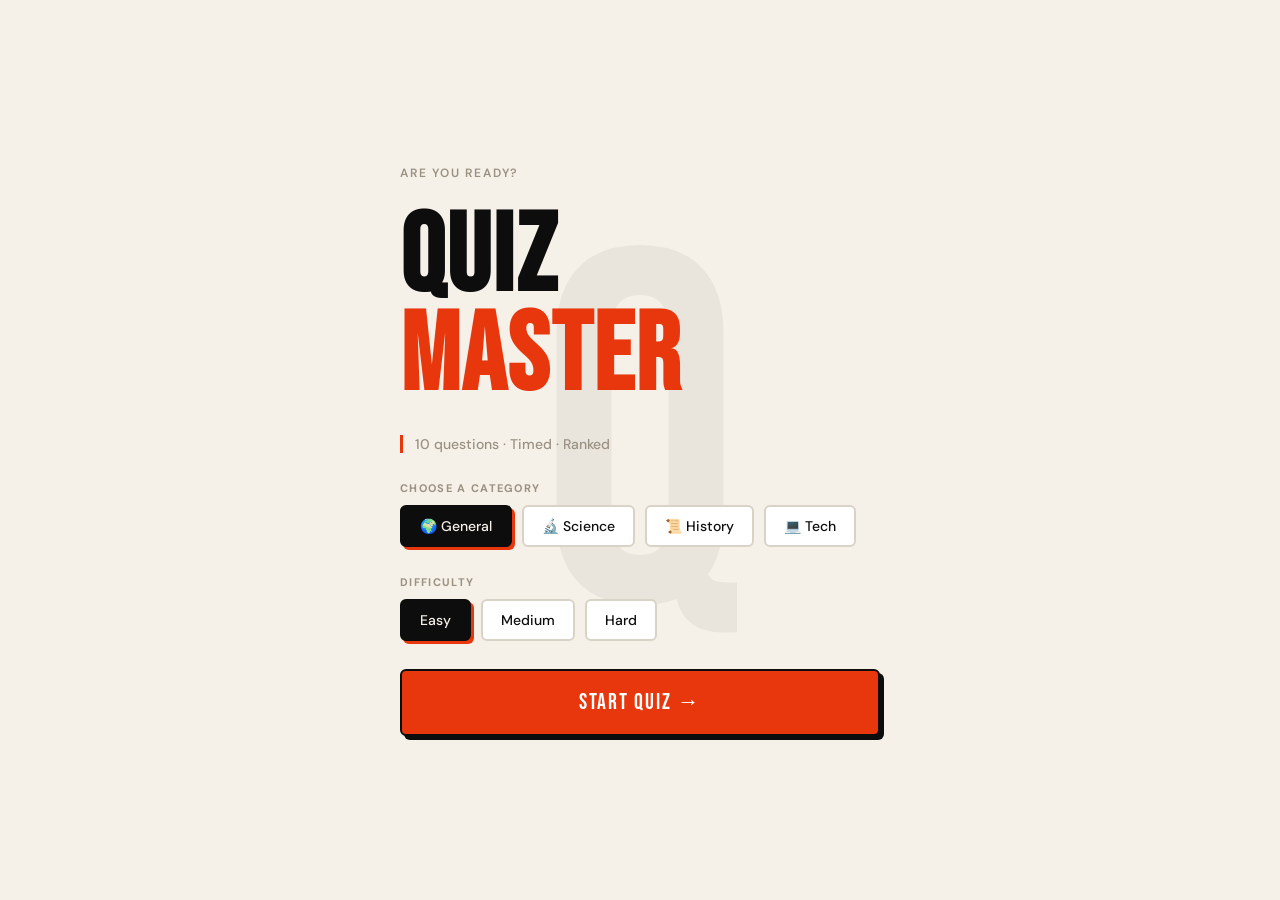
<file: Basic quiz app/index.html>
<!DOCTYPE html>
<html lang="en">
<head>
  <meta charset="UTF-8" />
  <meta name="viewport" content="width=device-width, initial-scale=1.0"/>
  <title>QuizMaster Pro</title>
  <link rel="stylesheet" href="style.css" />
  <link href="https://fonts.googleapis.com/css2?family=Bebas+Neue&family=DM+Sans:wght@300;400;500;600&display=swap" rel="stylesheet"/>
</head>
<body>

  <!-- Welcome Screen -->
  <div id="screen-welcome" class="screen active">
    <div class="welcome-bg">
      <span class="bg-letter">Q</span>
    </div>
    <div class="welcome-content">
      <p class="eyebrow">Are you ready?</p>
      <h1 class="logo">QUIZ<br><span>MASTER</span></h1>
      <p class="subtitle">10 questions · Timed · Ranked</p>

      <div class="category-select">
        <p class="label">Choose a category</p>
        <div class="categories" id="category-list">
          <button class="cat-btn active" data-cat="general">🌍 General</button>
          <button class="cat-btn" data-cat="science">🔬 Science</button>
          <button class="cat-btn" data-cat="history">📜 History</button>
          <button class="cat-btn" data-cat="tech">💻 Tech</button>
        </div>
      </div>

      <div class="difficulty-select">
        <p class="label">Difficulty</p>
        <div class="difficulties" id="difficulty-list">
          <button class="diff-btn active" data-diff="easy">Easy</button>
          <button class="diff-btn" data-diff="medium">Medium</button>
          <button class="diff-btn" data-diff="hard">Hard</button>
        </div>
      </div>

      <button class="btn-start" id="btn-start">Start Quiz →</button>
    </div>
  </div>

  <!--Quiz Screen-->
  <div id="screen-quiz" class="screen">
    <header class="quiz-header">
      <div class="quiz-meta">
        <span id="category-tag" class="tag">General</span>
        <span id="difficulty-tag" class="tag tag-diff">Easy</span>
      </div>
      <div class="timer-wrap">
        <svg class="timer-ring" viewBox="0 0 44 44">
          <circle cx="22" cy="22" r="18" class="ring-bg"/>
          <circle cx="22" cy="22" r="18" class="ring-fill" id="timer-ring"/>
        </svg>
        <span id="timer-text">15</span>
      </div>
      <div class="score-box">
        <span id="live-score">0</span>
        <span class="score-label">pts</span>
      </div>
    </header>

    <div class="progress-bar-wrap">
      <div class="progress-bar" id="progress-bar"></div>
      <span id="q-counter">1 / 10</span>
    </div>

    <main class="quiz-body">
      <div class="question-area">
        <p class="q-number" id="q-number">Question 01</p>
        <h2 class="question-text" id="question-text">Loading question…</h2>
      </div>

      <div class="options-grid" id="options-grid">
        <!-- Options injected by JS -->
      </div>

      <div class="quiz-footer">
        <button class="btn-skip" id="btn-skip">Skip →</button>
        <div class="streak-display" id="streak-display" style="display:none">
          🔥 <span id="streak-count">0</span> streak!
        </div>
      </div>
    </main>
  </div>

  <!--Results Screen-->
  <div id="screen-result" class="screen">
    <div class="result-wrap">
      <div class="result-badge" id="result-badge">🏆</div>
      <p class="result-rank" id="result-rank">Champion</p>
      <h2 class="result-score" id="result-score">0 / 10</h2>
      <p class="result-pts" id="result-pts">0 points earned</p>

      <div class="result-stats">
        <div class="stat">
          <span class="stat-val" id="stat-correct">0</span>
          <span class="stat-lbl">Correct</span>
        </div>
        <div class="stat">
          <span class="stat-val" id="stat-wrong">0</span>
          <span class="stat-lbl">Wrong</span>
        </div>
        <div class="stat">
          <span class="stat-val" id="stat-skipped">0</span>
          <span class="stat-lbl">Skipped</span>
        </div>
        <div class="stat">
          <span class="stat-val" id="stat-streak">0</span>
          <span class="stat-lbl">Best Streak</span>
        </div>
      </div>

      <div class="result-actions">
        <button class="btn-start" id="btn-restart">Play Again</button>
        <button class="btn-review" id="btn-review">Review Answers</button>
        <button class="btn-home" id="btn-home-result">⌂ Back to Home</button>
      </div>
    </div>
  </div>

  <!--Review Screen-->
  <div id="screen-review" class="screen">
    <div class="review-header">
      <button class="btn-back" id="btn-back">← Back to Results</button>
      <h2>Answer Review</h2>
      <button class="btn-home btn-home-review" id="btn-home-review">⌂ Home</button>
    </div>
    <div class="review-list" id="review-list"></div>
  </div>

  <!-- Overlay: Feedback flash -->
  <div class="feedback-overlay" id="feedback-overlay"></div>

  <script src="script.js"></script>
</body>
</html>
</file>
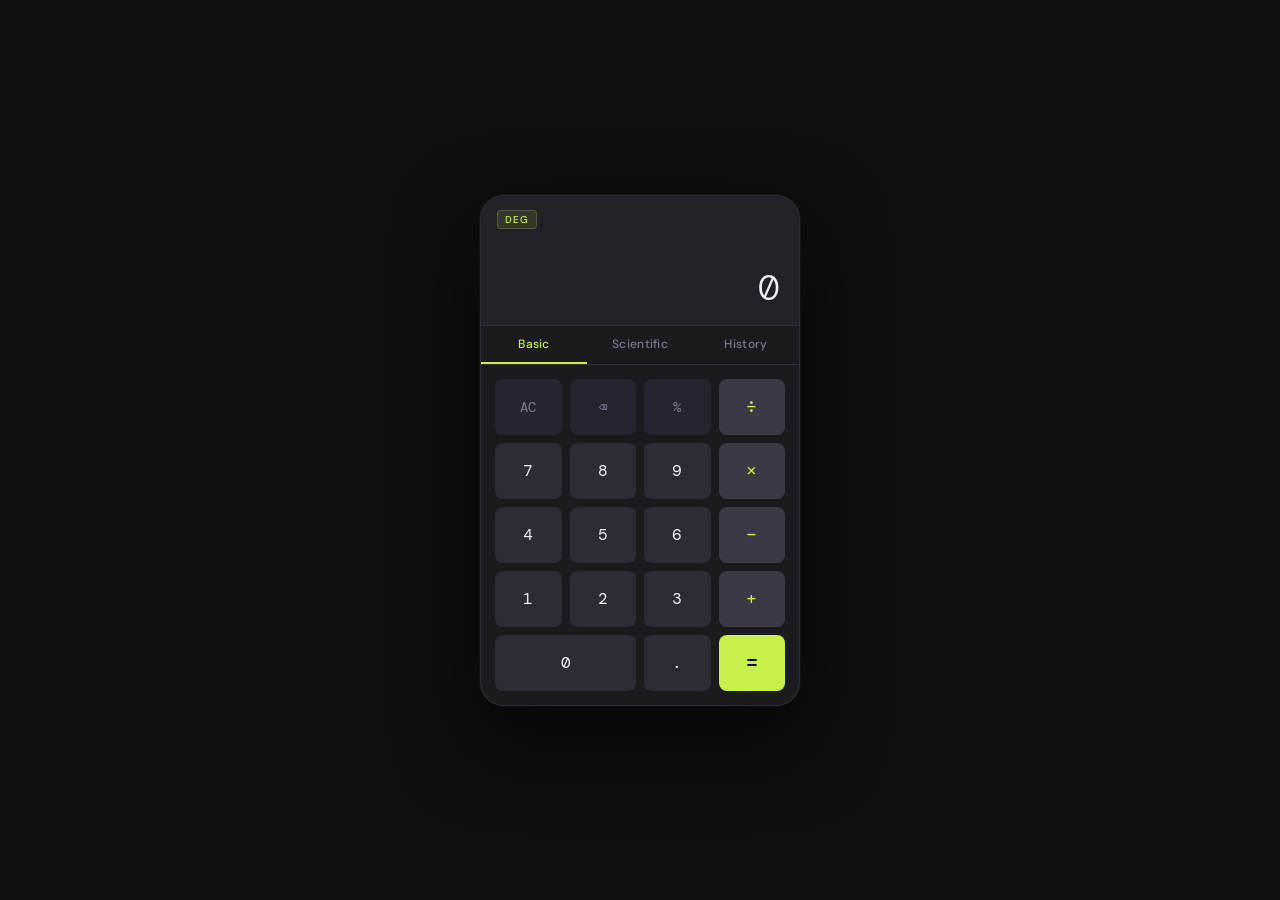
<file: Calculator/index.html>
<!DOCTYPE html>
<html lang="en">
<head>
  <meta charset="UTF-8" />
  <meta name="viewport" content="width=device-width, initial-scale=1.0"/>
  <title>Calculator</title>
  <link rel="stylesheet" href="style.css" />
  <link href="https://fonts.googleapis.com/css2?family=DM+Mono:wght@300;400;500&family=DM+Sans:wght@300;400;500&display=swap" rel="stylesheet"/>
</head>
<body>

  <div class="calc-wrapper">
    <div class="calc">

      <div class="display">
        <div class="history-bar" id="historyBar"></div>
        <div class="expr" id="expr">&nbsp;</div>
        <div class="result" id="result">0</div>
        <div class="mode-badge" id="modeBadge">DEG</div>
      </div>

      <div class="tabs">
        <button class="tab active" id="tabBasic" onclick="switchMode('basic')">Basic</button>
        <button class="tab" id="tabSci" onclick="switchMode('sci')">Scientific</button>
        <button class="tab" id="tabHist" onclick="switchMode('hist')">History</button>
      </div>

      <!-- Basic Panel -->
      <div class="panel" id="panelBasic">
        <div class="grid grid-4">
          <button class="btn fn" onclick="calc('AC')">AC</button>
          <button class="btn fn" onclick="calc('back')">⌫</button>
          <button class="btn fn" onclick="calc('%')">%</button>
          <button class="btn op" onclick="calc('/')">÷</button>

          <button class="btn num" onclick="calc('7')">7</button>
          <button class="btn num" onclick="calc('8')">8</button>
          <button class="btn num" onclick="calc('9')">9</button>
          <button class="btn op" onclick="calc('*')">×</button>

          <button class="btn num" onclick="calc('4')">4</button>
          <button class="btn num" onclick="calc('5')">5</button>
          <button class="btn num" onclick="calc('6')">6</button>
          <button class="btn op" onclick="calc('-')">−</button>

          <button class="btn num" onclick="calc('1')">1</button>
          <button class="btn num" onclick="calc('2')">2</button>
          <button class="btn num" onclick="calc('3')">3</button>
          <button class="btn op" onclick="calc('+')">+</button>

          <button class="btn num span2" onclick="calc('0')">0</button>
          <button class="btn num" onclick="calc('.')">.</button>
          <button class="btn eq" onclick="calc('=')">=</button>
        </div>
      </div>

      <!-- Scientific Panel -->
      <div class="panel hidden" id="panelSci">
        <div class="grid grid-4">
          <button class="btn sci" onclick="calcSci('sin')">sin</button>
          <button class="btn sci" onclick="calcSci('cos')">cos</button>
          <button class="btn sci" onclick="calcSci('tan')">tan</button>
          <button class="btn sci" onclick="toggleDeg()">DEG/RAD</button>

          <button class="btn sci" onclick="calcSci('log')">log</button>
          <button class="btn sci" onclick="calcSci('ln')">ln</button>
          <button class="btn sci" onclick="calcSci('sqrt')">√</button>
          <button class="btn sci" onclick="calcSci('sq')">x²</button>

          <button class="btn sci" onclick="calcSci('pi')">π</button>
          <button class="btn sci" onclick="calcSci('e')">e</button>
          <button class="btn sci" onclick="calcSci('pow')">xʸ</button>
          <button class="btn sci" onclick="calcSci('inv')">1/x</button>

          <button class="btn sci" onclick="calc('(')"> ( </button>
          <button class="btn sci" onclick="calc(')')"> ) </button>
          <button class="btn fn" onclick="calc('back')">⌫</button>
          <button class="btn fn" onclick="calc('AC')">AC</button>

          <button class="btn num" onclick="calc('7')">7</button>
          <button class="btn num" onclick="calc('8')">8</button>
          <button class="btn num" onclick="calc('9')">9</button>
          <button class="btn op" onclick="calc('/')">÷</button>

          <button class="btn num" onclick="calc('4')">4</button>
          <button class="btn num" onclick="calc('5')">5</button>
          <button class="btn num" onclick="calc('6')">6</button>
          <button class="btn op" onclick="calc('*')">×</button>

          <button class="btn num" onclick="calc('1')">1</button>
          <button class="btn num" onclick="calc('2')">2</button>
          <button class="btn num" onclick="calc('3')">3</button>
          <button class="btn op" onclick="calc('-')">−</button>

          <button class="btn num span2" onclick="calc('0')">0</button>
          <button class="btn num" onclick="calc('.')">.</button>
          <button class="btn eq" onclick="calc('=')">=</button>

          <button class="btn op" onclick="calc('+')">+</button>
        </div>
      </div>

      <!-- History Panel -->
      <div class="panel hidden" id="panelHist">
        <div class="hist-list" id="histList">
          <p class="hist-empty">No calculations yet.</p>
        </div>
        <button class="btn fn" style="width:100%;margin-top:8px;" onclick="clearHistory()">Clear History</button>
      </div>

    </div>
  </div>

  <script src="script.js"></script>
</body>
</html>
</file>
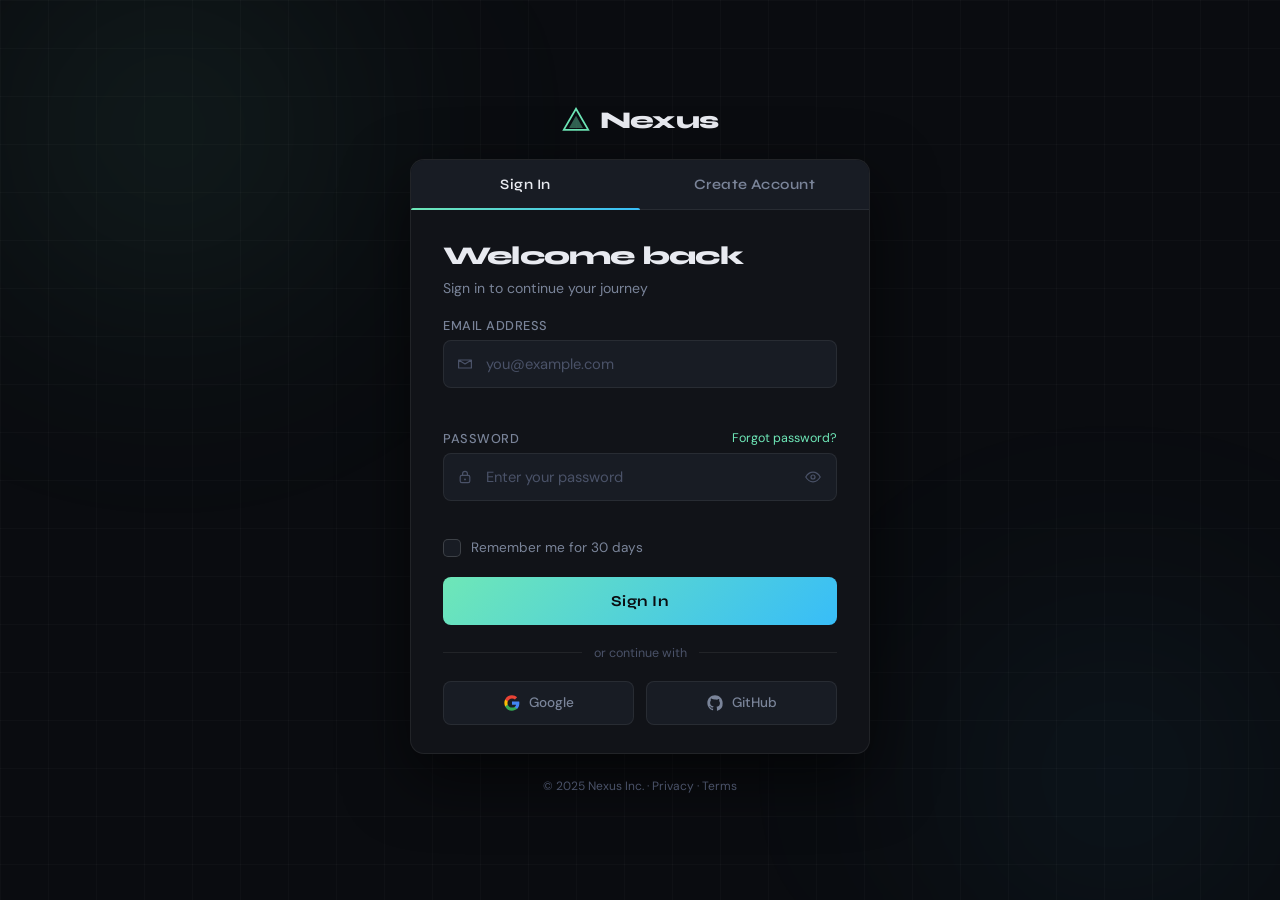
<file: Sign up UI/index.html>
<!DOCTYPE html>
<html lang="en">
<head>
  <meta charset="UTF-8" />
  <meta name="viewport" content="width=device-width, initial-scale=1.0"/>
  <title>Nexus — Sign In</title>
  <link rel="stylesheet" href="style.css" />
  <link rel="preconnect" href="https://fonts.googleapis.com">
  <link href="https://fonts.googleapis.com/css2?family=Syne:wght@400;600;700;800&family=DM+Sans:ital,wght@0,300;0,400;0,500;1,300&display=swap" rel="stylesheet">
</head>
<body>

  <!-- Animated background -->
  <div class="bg-grid"></div>
  <div class="bg-glow glow-1"></div>
  <div class="bg-glow glow-2"></div>

  <div class="container">

    <!-- Brand -->
    <div class="brand">
      <div class="brand-icon">
        <svg viewBox="0 0 32 32" fill="none" xmlns="http://www.w3.org/2000/svg">
          <polygon points="16,2 30,26 2,26" stroke="currentColor" stroke-width="2" fill="none"/>
          <polygon points="16,10 24,24 8,24" fill="currentColor" opacity="0.4"/>
        </svg>
      </div>
      <span class="brand-name">Nexus</span>
    </div>

    <!-- Card -->
    <div class="card" id="authCard">

      <!-- Tab switcher -->
      <div class="tabs">
        <button class="tab active" id="tabLogin" onclick="switchTab('login')">Sign In</button>
        <button class="tab" id="tabSignup" onclick="switchTab('signup')">Create Account</button>
        <div class="tab-indicator" id="tabIndicator"></div>
      </div>

      <!-- ===== LOGIN FORM ===== -->
      <form class="auth-form active" id="loginForm" novalidate>
        <h2 class="form-title">Welcome back</h2>
        <p class="form-subtitle">Sign in to continue your journey</p>

        <div class="field-group">
          <label for="loginEmail">Email Address</label>
          <div class="input-wrap">
            <span class="input-icon">
              <svg viewBox="0 0 20 20" fill="none"><path d="M2 5l8 5 8-5M2 5h16v10H2V5z" stroke="currentColor" stroke-width="1.5" stroke-linejoin="round"/></svg>
            </span>
            <input type="email" id="loginEmail" placeholder="you@example.com" autocomplete="email"/>
            <span class="input-status"></span>
          </div>
          <span class="error-msg" id="loginEmailErr"></span>
        </div>

        <div class="field-group">
          <label for="loginPassword">Password
            <a href="#" class="label-link" tabindex="-1">Forgot password?</a>
          </label>
          <div class="input-wrap">
            <span class="input-icon">
              <svg viewBox="0 0 20 20" fill="none"><rect x="4" y="8" width="12" height="9" rx="2" stroke="currentColor" stroke-width="1.5"/><path d="M7 8V6a3 3 0 016 0v2" stroke="currentColor" stroke-width="1.5"/><circle cx="10" cy="13" r="1.2" fill="currentColor"/></svg>
            </span>
            <input type="password" id="loginPassword" placeholder="Enter your password" autocomplete="current-password"/>
            <button type="button" class="toggle-pw" data-target="loginPassword" aria-label="Toggle password">
              <svg class="eye-open" viewBox="0 0 20 20" fill="none"><path d="M1 10s3.5-6 9-6 9 6 9 6-3.5 6-9 6-9-6-9-6z" stroke="currentColor" stroke-width="1.5"/><circle cx="10" cy="10" r="2.5" stroke="currentColor" stroke-width="1.5"/></svg>
              <svg class="eye-closed hidden" viewBox="0 0 20 20" fill="none"><path d="M3 3l14 14M8.5 8.7A2.5 2.5 0 0112.8 12M5.5 5.8C3.5 7 2 9 2 9s3 5.5 8 5.5c1.3 0 2.5-.3 3.5-.8M10 4.5C14.5 4.5 18 9 18 9s-.8 1.3-2 2.5" stroke="currentColor" stroke-width="1.5"/></svg>
            </button>
          </div>
          <span class="error-msg" id="loginPasswordErr"></span>
        </div>

        <div class="remember-row">
          <label class="checkbox-label">
            <input type="checkbox" id="rememberMe"/>
            <span class="checkbox-custom"></span>
            Remember me for 30 days
          </label>
        </div>

        <button type="submit" class="btn-primary" id="loginBtn" data-clicked="false">
          <span class="btn-text">Sign In</span>
          <span class="btn-loader" style="display:none"></span>
        </button>

        <div class="divider"><span>or continue with</span></div>

        <div class="social-row">
          <button type="button" class="btn-social">
            <svg viewBox="0 0 20 20"><path d="M18.17 10.23c0-.63-.06-1.25-.16-1.84H10v3.48h4.58a3.9 3.9 0 01-1.7 2.57v2.13h2.76c1.61-1.49 2.54-3.68 2.54-6.34z" fill="#4285F4"/><path d="M10 18.5c2.3 0 4.23-.76 5.64-2.06l-2.76-2.13c-.77.51-1.74.82-2.88.82-2.21 0-4.08-1.49-4.75-3.5H2.39v2.2A8.5 8.5 0 0010 18.5z" fill="#34A853"/><path d="M5.25 11.63A5.1 5.1 0 015 10c0-.56.1-1.1.25-1.62V6.18H2.39A8.5 8.5 0 001.5 10c0 1.37.33 2.67.9 3.82l2.85-2.19z" fill="#FBBC05"/><path d="M10 4.88c1.25 0 2.36.43 3.24 1.27l2.43-2.43C14.23 2.34 12.3 1.5 10 1.5A8.5 8.5 0 002.39 6.18l2.86 2.2C5.92 6.37 7.79 4.88 10 4.88z" fill="#EA4335"/></svg>
            Google
          </button>
          <button type="button" class="btn-social">
            <svg viewBox="0 0 20 20" fill="currentColor"><path d="M10 1.5C5.3 1.5 1.5 5.3 1.5 10c0 3.75 2.44 6.93 5.83 8.05.43.08.58-.19.58-.41v-1.44c-2.38.52-2.88-1.15-2.88-1.15-.39-1-.95-1.26-.95-1.26-.77-.53.06-.52.06-.52.86.06 1.31.88 1.31.88.76 1.3 2 .93 2.48.71.08-.55.3-.93.54-1.14-1.9-.22-3.9-.95-3.9-4.23 0-.93.33-1.7.88-2.3-.09-.22-.38-1.09.08-2.27 0 0 .72-.23 2.36.88A8.2 8.2 0 0110 6.08c.73 0 1.47.1 2.16.29 1.63-1.11 2.35-.88 2.35-.88.47 1.18.17 2.05.09 2.27.55.6.88 1.37.88 2.3 0 3.29-2 4.01-3.92 4.22.31.27.58.8.58 1.61v2.38c0 .23.15.5.59.41A8.5 8.5 0 0018.5 10C18.5 5.3 14.7 1.5 10 1.5z"/></svg>
            GitHub
          </button>
        </div>
      </form>

      <!-- SIGNUP FORM-->
      <form class="auth-form" id="signupForm" novalidate>
        <h2 class="form-title">Create account</h2>
        <p class="form-subtitle">Join thousands already using Nexus</p>

        <div class="two-col">
          <div class="field-group">
            <label for="signupFirst">First Name</label>
            <div class="input-wrap">
              <span class="input-icon">
                <svg viewBox="0 0 20 20" fill="none"><circle cx="10" cy="7" r="3.5" stroke="currentColor" stroke-width="1.5"/><path d="M3 17c0-3.3 3.1-6 7-6s7 2.7 7 6" stroke="currentColor" stroke-width="1.5" stroke-linecap="round"/></svg>
              </span>
              <input type="text" id="signupFirst" placeholder="Jane" autocomplete="given-name"/>
              <span class="input-status"></span>
            </div>
            <span class="error-msg" id="signupFirstErr"></span>
          </div>

          <div class="field-group">
            <label for="signupLast">Last Name</label>
            <div class="input-wrap">
              <span class="input-icon">
                <svg viewBox="0 0 20 20" fill="none"><circle cx="10" cy="7" r="3.5" stroke="currentColor" stroke-width="1.5"/><path d="M3 17c0-3.3 3.1-6 7-6s7 2.7 7 6" stroke="currentColor" stroke-width="1.5" stroke-linecap="round"/></svg>
              </span>
              <input type="text" id="signupLast" placeholder="Doe" autocomplete="family-name"/>
              <span class="input-status"></span>
            </div>
            <span class="error-msg" id="signupLastErr"></span>
          </div>
        </div>

        <div class="field-group">
          <label for="signupEmail">Email Address</label>
          <div class="input-wrap">
            <span class="input-icon">
              <svg viewBox="0 0 20 20" fill="none"><path d="M2 5l8 5 8-5M2 5h16v10H2V5z" stroke="currentColor" stroke-width="1.5" stroke-linejoin="round"/></svg>
            </span>
            <input type="email" id="signupEmail" placeholder="you@example.com" autocomplete="email"/>
            <span class="input-status"></span>
          </div>
          <span class="error-msg" id="signupEmailErr"></span>
        </div>

        <div class="field-group">
          <label for="signupPassword">Password</label>
          <div class="input-wrap">
            <span class="input-icon">
              <svg viewBox="0 0 20 20" fill="none"><rect x="4" y="8" width="12" height="9" rx="2" stroke="currentColor" stroke-width="1.5"/><path d="M7 8V6a3 3 0 016 0v2" stroke="currentColor" stroke-width="1.5"/><circle cx="10" cy="13" r="1.2" fill="currentColor"/></svg>
            </span>
            <input type="password" id="signupPassword" placeholder="Create a strong password" autocomplete="new-password"/>
            <button type="button" class="toggle-pw" data-target="signupPassword" aria-label="Toggle password">
              <svg class="eye-open" viewBox="0 0 20 20" fill="none"><path d="M1 10s3.5-6 9-6 9 6 9 6-3.5 6-9 6-9-6-9-6z" stroke="currentColor" stroke-width="1.5"/><circle cx="10" cy="10" r="2.5" stroke="currentColor" stroke-width="1.5"/></svg>
              <svg class="eye-closed hidden" viewBox="0 0 20 20" fill="none"><path d="M3 3l14 14M8.5 8.7A2.5 2.5 0 0112.8 12M5.5 5.8C3.5 7 2 9 2 9s3 5.5 8 5.5c1.3 0 2.5-.3 3.5-.8M10 4.5C14.5 4.5 18 9 18 9s-.8 1.3-2 2.5" stroke="currentColor" stroke-width="1.5"/></svg>
            </button>
          </div>
          <span class="error-msg" id="signupPasswordErr"></span>
          <!-- Password strength meter -->
          <div class="strength-meter" id="strengthMeter">
            <div class="strength-bars">
              <span class="bar"></span><span class="bar"></span><span class="bar"></span><span class="bar"></span>
            </div>
            <span class="strength-label" id="strengthLabel">Strength</span>
          </div>
          <!-- Password requirements checklist -->
          <ul class="pw-requirements" id="pwRequirements">
            <li data-rule="length">At least 8 characters</li>
            <li data-rule="uppercase">One uppercase letter</li>
            <li data-rule="number">One number</li>
            <li data-rule="special">One special character (!@#$…)</li>
          </ul>
        </div>

        <div class="field-group">
          <label for="signupConfirm">Confirm Password</label>
          <div class="input-wrap">
            <span class="input-icon">
              <svg viewBox="0 0 20 20" fill="none"><path d="M9 11l2 2 4-4" stroke="currentColor" stroke-width="1.5" stroke-linecap="round"/><rect x="3" y="4" width="14" height="13" rx="2" stroke="currentColor" stroke-width="1.5"/></svg>
            </span>
            <input type="password" id="signupConfirm" placeholder="Repeat your password" autocomplete="new-password"/>
            <span class="input-status"></span>
          </div>
          <span class="error-msg" id="signupConfirmErr"></span>
        </div>

        <div class="field-group">
          <label class="checkbox-label">
            <input type="checkbox" id="agreeTerms"/>
            <span class="checkbox-custom"></span>
            I agree to the <a href="#" class="inline-link">Terms of Service</a> and <a href="#" class="inline-link">Privacy Policy</a>
          </label>
          <span class="error-msg" id="agreeTermsErr"></span>
        </div>

        <button type="submit" class="btn-primary" id="signupBtn" data-clicked="false">
          <span class="btn-text">Create Account</span>
          <span class="btn-loader" style="display:none"></span>
        </button>

        <div class="divider"><span>or continue with</span></div>

        <div class="social-row">
          <button type="button" class="btn-social">
            <svg viewBox="0 0 20 20"><path d="M18.17 10.23c0-.63-.06-1.25-.16-1.84H10v3.48h4.58a3.9 3.9 0 01-1.7 2.57v2.13h2.76c1.61-1.49 2.54-3.68 2.54-6.34z" fill="#4285F4"/><path d="M10 18.5c2.3 0 4.23-.76 5.64-2.06l-2.76-2.13c-.77.51-1.74.82-2.88.82-2.21 0-4.08-1.49-4.75-3.5H2.39v2.2A8.5 8.5 0 0010 18.5z" fill="#34A853"/><path d="M5.25 11.63A5.1 5.1 0 015 10c0-.56.1-1.1.25-1.62V6.18H2.39A8.5 8.5 0 001.5 10c0 1.37.33 2.67.9 3.82l2.85-2.19z" fill="#FBBC05"/><path d="M10 4.88c1.25 0 2.36.43 3.24 1.27l2.43-2.43C14.23 2.34 12.3 1.5 10 1.5A8.5 8.5 0 002.39 6.18l2.86 2.2C5.92 6.37 7.79 4.88 10 4.88z" fill="#EA4335"/></svg>
            Google
          </button>
          <button type="button" class="btn-social">
            <svg viewBox="0 0 20 20" fill="currentColor"><path d="M10 1.5C5.3 1.5 1.5 5.3 1.5 10c0 3.75 2.44 6.93 5.83 8.05.43.08.58-.19.58-.41v-1.44c-2.38.52-2.88-1.15-2.88-1.15-.39-1-.95-1.26-.95-1.26-.77-.53.06-.52.06-.52.86.06 1.31.88 1.31.88.76 1.3 2 .93 2.48.71.08-.55.3-.93.54-1.14-1.9-.22-3.9-.95-3.9-4.23 0-.93.33-1.7.88-2.3-.09-.22-.38-1.09.08-2.27 0 0 .72-.23 2.36.88A8.2 8.2 0 0110 6.08c.73 0 1.47.1 2.16.29 1.63-1.11 2.35-.88 2.35-.88.47 1.18.17 2.05.09 2.27.55.6.88 1.37.88 2.3 0 3.29-2 4.01-3.92 4.22.31.27.58.8.58 1.61v2.38c0 .23.15.5.59.41A8.5 8.5 0 0018.5 10C18.5 5.3 14.7 1.5 10 1.5z"/></svg>
            GitHub
          </button>
        </div>
      </form>

    </div><!-- /card -->

    <p class="footer-note">© 2025 Nexus Inc. · <a href="#">Privacy</a> · <a href="#">Terms</a></p>
  </div>

  <!-- Toast notification -->
  <div class="toast" id="toast">
    <span class="toast-icon"></span>
    <span class="toast-msg" id="toastMsg"></span>
  </div>

  <script src="script.js"></script>
</body>
</html>
</file>
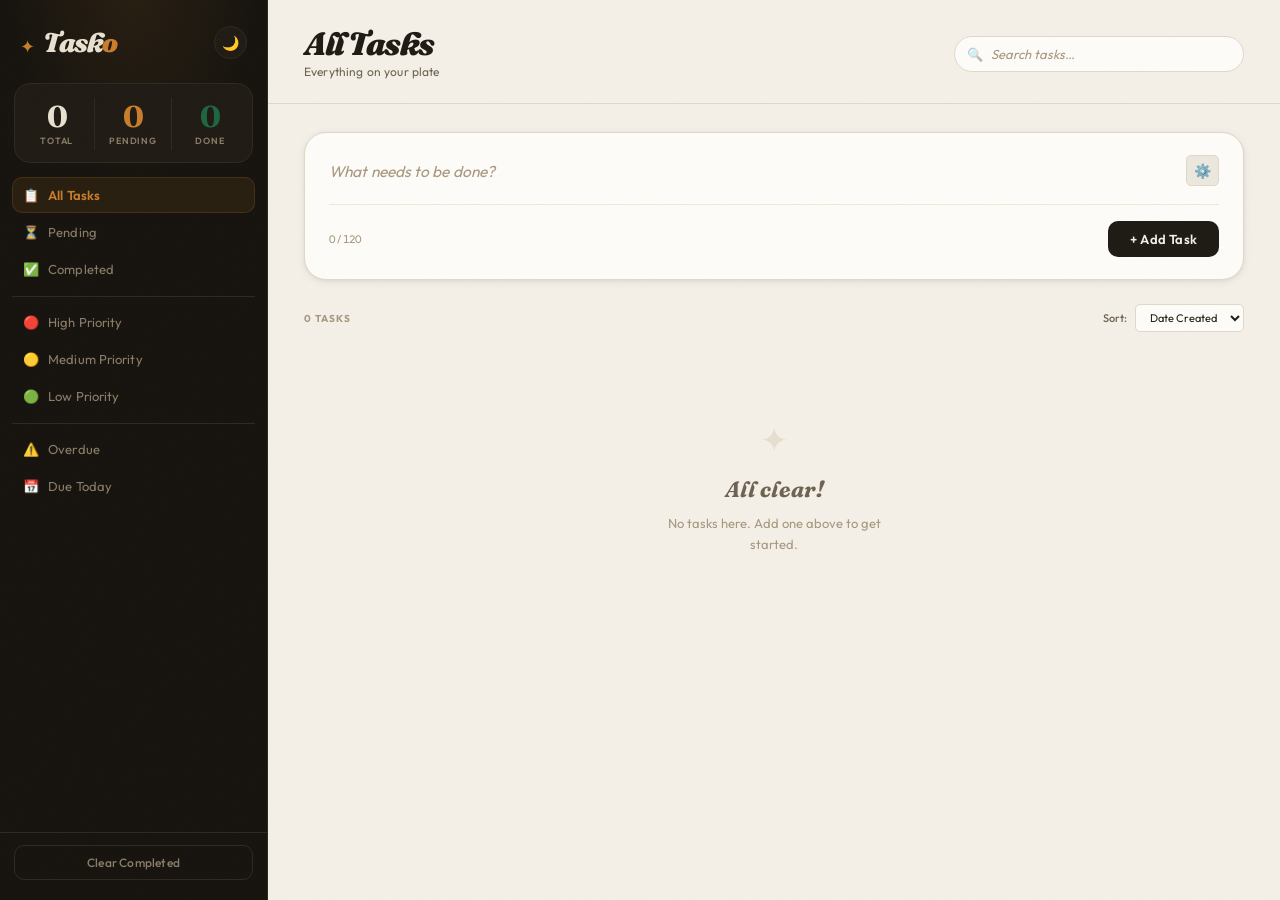
<file: To-do List/index.html>
<!DOCTYPE html>
<html lang="en" data-theme="light">
<head>
  <meta charset="UTF-8" />
  <meta name="viewport" content="width=device-width, initial-scale=1.0"/>
  <title>Tasko — Smart To-Do</title>
  <link rel="stylesheet" href="style.css" />
  <link rel="preconnect" href="https://fonts.googleapis.com">
  <link rel="preconnect" href="https://fonts.gstatic.com" crossorigin>
  <link href="https://fonts.googleapis.com/css2?family=Fraunces:ital,opsz,wght@0,9..144,400;0,9..144,600;0,9..144,700;0,9..144,900;1,9..144,400;1,9..144,700;1,9..144,900&family=Outfit:wght@300;400;500;600;700&display=swap" rel="stylesheet">
</head>
<body>

  <!-- Sidebar -->
  <aside class="sidebar">
    <div class="sidebar-header">
      <div class="logo">
        <span class="logo-icon">✦</span>
        <span class="logo-text">Task<span>o</span></span>
      </div>
      <button class="theme-toggle" id="themeToggle" title="Toggle theme">
        <span class="theme-icon">🌙</span>
      </button>
    </div>

    <div class="stats-panel">
      <div class="stat-card">
        <span class="stat-num" id="totalCount">0</span>
        <span class="stat-label">Total</span>
      </div>
      <div class="stat-card accent">
        <span class="stat-num" id="pendingCount">0</span>
        <span class="stat-label">Pending</span>
      </div>
      <div class="stat-card success">
        <span class="stat-num" id="doneCount">0</span>
        <span class="stat-label">Done</span>
      </div>
    </div>

    <nav class="filter-nav">
      <button class="filter-btn active" data-filter="all">
        <span class="filter-icon">📋</span> All Tasks
      </button>
      <button class="filter-btn" data-filter="pending">
        <span class="filter-icon">⏳</span> Pending
      </button>
      <button class="filter-btn" data-filter="completed">
        <span class="filter-icon">✅</span> Completed
      </button>
      <hr class="nav-divider" />
      <button class="filter-btn" data-filter="high">
        <span class="filter-icon">🔴</span> High Priority
      </button>
      <button class="filter-btn" data-filter="medium">
        <span class="filter-icon">🟡</span> Medium Priority
      </button>
      <button class="filter-btn" data-filter="low">
        <span class="filter-icon">🟢</span> Low Priority
      </button>
      <hr class="nav-divider" />
      <button class="filter-btn" data-filter="overdue">
        <span class="filter-icon">⚠️</span> Overdue
      </button>
      <button class="filter-btn" data-filter="today">
        <span class="filter-icon">📅</span> Due Today
      </button>
    </nav>

    <div class="sidebar-footer">
      <button class="clear-btn" id="clearCompleted">Clear Completed</button>
    </div>
  </aside>

  <!-- Main Content -->
  <main class="main">

    <!-- Top Bar -->
    <header class="topbar">
      <div class="topbar-left">
        <button class="menu-toggle" id="menuToggle">☰</button>
        <div class="page-title">
          <h1 id="filterTitle">All Tasks</h1>
          <p class="page-subtitle" id="filterSubtitle">Everything on your plate</p>
        </div>
      </div>
      <div class="search-wrap">
        <span class="search-icon">🔍</span>
        <input type="text" id="searchInput" class="search-input" placeholder="Search tasks…" />
        <button class="search-clear" id="searchClear">✕</button>
      </div>
    </header>

    <!-- Add Task Form -->
    <section class="add-task-section">
      <div class="add-task-card" id="addTaskCard">
        <div class="add-task-top">
          <input type="text" id="taskTitle" class="task-title-input" placeholder="What needs to be done?" maxlength="120" />
          <button class="expand-btn" id="expandBtn" title="More options">⚙️</button>
        </div>
        <div class="add-task-details" id="addTaskDetails">
          <div class="detail-row">
            <div class="detail-field">
              <label>📅 Due Date</label>
              <input type="date" id="taskDate" />
            </div>
            <div class="detail-field">
              <label>⚠️ Priority</label>
              <select id="taskPriority">
                <option value="medium">Medium</option>
                <option value="high">High</option>
                <option value="low">Low</option>
              </select>
            </div>
            <div class="detail-field">
              <label>🔁 Recurrence</label>
              <select id="taskRecurrence">
                <option value="none">None</option>
                <option value="daily">Daily</option>
                <option value="weekly">Weekly</option>
              </select>
            </div>
          </div>
          <div class="detail-row">
            <div class="detail-field full-width">
              <label>📝 Notes</label>
              <input type="text" id="taskNotes" placeholder="Optional notes…" maxlength="200" />
            </div>
          </div>
        </div>
        <div class="add-task-actions">
          <span class="char-count" id="charCount">0 / 120</span>
          <button class="btn-add" id="addBtn"><span>+ Add Task</span></button>
        </div>
      </div>
    </section>

    <!-- Task List -->
    <section class="task-list-section">
      <div class="list-header">
        <span class="list-count" id="listCount">0 tasks</span>
        <div class="sort-controls">
          <label>Sort:</label>
          <select id="sortSelect">
            <option value="created">Date Created</option>
            <option value="dueDate">Due Date</option>
            <option value="priority">Priority</option>
            <option value="alpha">A → Z</option>
          </select>
        </div>
      </div>

      <ul class="task-list" id="taskList">
        <!-- Tasks injected by JS -->
      </ul>

      <div class="empty-state" id="emptyState">
        <div class="empty-icon">✦</div>
        <h3>All clear!</h3>
        <p>No tasks here. Add one above to get started.</p>
      </div>
    </section>

  </main>

  <!-- Edit Modal -->
  <div class="modal-overlay" id="modalOverlay">
    <div class="modal" id="editModal">
      <div class="modal-header">
        <h2>Edit Task</h2>
        <button class="modal-close" id="modalClose">✕</button>
      </div>
      <div class="modal-body">
        <div class="form-group">
          <label>Task Title *</label>
          <input type="text" id="editTitle" class="modal-input" maxlength="120" />
        </div>
        <div class="form-row">
          <div class="form-group">
            <label>Due Date</label>
            <input type="date" id="editDate" class="modal-input" />
          </div>
          <div class="form-group">
            <label>Priority</label>
            <select id="editPriority" class="modal-input">
              <option value="high">🔴 High</option>
              <option value="medium">🟡 Medium</option>
              <option value="low">🟢 Low</option>
            </select>
          </div>
        </div>
        <div class="form-group">
          <label>Recurrence</label>
          <select id="editRecurrence" class="modal-input">
            <option value="none">None</option>
            <option value="daily">Daily</option>
            <option value="weekly">Weekly</option>
          </select>
        </div>
        <div class="form-group">
          <label>Notes</label>
          <input type="text" id="editNotes" class="modal-input" maxlength="200" />
        </div>
      </div>
      <div class="modal-footer">
        <button class="btn-cancel" id="cancelEdit">Cancel</button>
        <button class="btn-save" id="saveEdit"><span>Save Changes</span></button>
      </div>
    </div>
  </div>

  <!-- Toast Notification -->
  <div class="toast" id="toast"></div>

  <script src="app.js"></script>
</body>
</html>
</file>
<file: Basic quiz app/style.css>
*, *::before, *::after { box-sizing: border-box; margin: 0; padding: 0; }

:root {
  --ink:     #0d0d0d;
  --paper:   #f5f0e8;
  --accent:  #e8370d;
  --gold:    #f5a623;
  --green:   #1db85c;
  --red:     #e8370d;
  --muted:   #9a9183;
  --card:    #ffffff;
  --border:  #d9d3c7;
  --shadow:  4px 4px 0 var(--ink);
  --r:       6px;
  --timer-r: 113px;
}

html, body {
  height: 100%;
  font-family: 'DM Sans', sans-serif;
  background: var(--paper);
  color: var(--ink);
  overflow-x: hidden;
}

/* ── SCREENS ── */
.screen {
  display: none;
  min-height: 100vh;
}
.screen.active {
  display: flex;
  flex-direction: column;
}

/* ── WELCOME ── */
#screen-welcome {
  position: relative;
  justify-content: center;
  align-items: center;
  padding: 40px 24px;
  overflow: hidden;
}

.welcome-bg {
  position: absolute;
  inset: 0;
  display: flex;
  align-items: center;
  justify-content: center;
  pointer-events: none;
  z-index: 0;
}
.bg-letter {
  font-family: 'Bebas Neue', sans-serif;
  font-size: clamp(260px, 50vw, 500px);
  color: rgba(13,13,13,0.05);
  line-height: 1;
  user-select: none;
}

.welcome-content {
  position: relative;
  z-index: 1;
  width: 100%;
  max-width: 480px;
  display: flex;
  flex-direction: column;
  gap: 28px;
}

.eyebrow {
  font-size: 12px;
  font-weight: 600;
  letter-spacing: 0.15em;
  text-transform: uppercase;
  color: var(--muted);
}

.logo {
  font-family: 'Bebas Neue', sans-serif;
  font-size: clamp(72px, 16vw, 110px);
  line-height: 0.9;
  letter-spacing: 0.02em;
}
.logo span { color: var(--accent); }

.subtitle {
  font-size: 14px;
  color: var(--muted);
  font-weight: 500;
  border-left: 3px solid var(--accent);
  padding-left: 12px;
}

.label {
  font-size: 11px;
  font-weight: 700;
  letter-spacing: 0.12em;
  text-transform: uppercase;
  color: var(--muted);
  margin-bottom: 10px;
}

.categories, .difficulties {
  display: flex;
  flex-wrap: wrap;
  gap: 10px;
}

.cat-btn, .diff-btn {
  padding: 10px 18px;
  border: 2px solid var(--border);
  background: var(--card);
  border-radius: var(--r);
  font-family: 'DM Sans', sans-serif;
  font-size: 14px;
  font-weight: 500;
  cursor: pointer;
  transition: all 0.15s ease;
  color: var(--ink);
}
.cat-btn:hover, .diff-btn:hover {
  border-color: var(--ink);
  transform: translateY(-2px);
  box-shadow: var(--shadow);
}
.cat-btn.active, .diff-btn.active {
  background: var(--ink);
  color: var(--paper);
  border-color: var(--ink);
  box-shadow: 3px 3px 0 var(--accent);
}

.btn-start {
  display: inline-block;
  width: 100%;
  padding: 18px 28px;
  background: var(--accent);
  color: #fff;
  border: 2px solid var(--ink);
  border-radius: var(--r);
  font-family: 'Bebas Neue', sans-serif;
  font-size: 22px;
  letter-spacing: 0.08em;
  cursor: pointer;
  box-shadow: var(--shadow);
  transition: transform 0.12s, box-shadow 0.12s;
}
.btn-start:hover {
  transform: translate(-2px, -2px);
  box-shadow: 6px 6px 0 var(--ink);
}
.btn-start:active {
  transform: translate(2px, 2px);
  box-shadow: 2px 2px 0 var(--ink);
}

/* ── QUIZ SCREEN ── */
#screen-quiz {
  background: var(--paper);
}

.quiz-header {
  display: flex;
  align-items: center;
  justify-content: space-between;
  padding: 16px 20px;
  border-bottom: 2px solid var(--border);
  background: var(--card);
  gap: 12px;
}

.quiz-meta { display: flex; gap: 8px; flex-wrap: wrap; }

.tag {
  padding: 4px 10px;
  background: var(--ink);
  color: var(--paper);
  font-size: 11px;
  font-weight: 700;
  letter-spacing: 0.1em;
  text-transform: uppercase;
  border-radius: 3px;
}
.tag-diff { background: var(--accent); }

/* Timer */
.timer-wrap {
  position: relative;
  width: 44px;
  height: 44px;
  flex-shrink: 0;
}
.timer-ring { width: 44px; height: 44px; transform: rotate(-90deg); }
.ring-bg { fill: none; stroke: var(--border); stroke-width: 3; }
.ring-fill {
  fill: none;
  stroke: var(--accent);
  stroke-width: 3;
  stroke-linecap: round;
  stroke-dasharray: var(--timer-r);
  stroke-dashoffset: 0;
  transition: stroke-dashoffset 1s linear, stroke 0.3s;
}
#timer-text {
  position: absolute;
  inset: 0;
  display: flex;
  align-items: center;
  justify-content: center;
  font-size: 13px;
  font-weight: 700;
}

.score-box {
  display: flex;
  align-items: baseline;
  gap: 3px;
  font-family: 'Bebas Neue', sans-serif;
}
#live-score { font-size: 32px; color: var(--accent); line-height: 1; }
.score-label { font-size: 13px; color: var(--muted); }

/* Progress */
.progress-bar-wrap {
  position: relative;
  height: 6px;
  background: var(--border);
}
.progress-bar {
  height: 100%;
  background: var(--accent);
  transition: width 0.4s ease;
  width: 0%;
}
#q-counter {
  position: absolute;
  right: 14px;
  top: 10px;
  font-size: 11px;
  font-weight: 700;
  color: var(--muted);
  letter-spacing: 0.08em;
}

/* Quiz body */
.quiz-body {
  flex: 1;
  display: flex;
  flex-direction: column;
  padding: 28px 20px 24px;
  max-width: 640px;
  width: 100%;
  margin: 0 auto;
  gap: 24px;
}

.question-area {
  display: flex;
  flex-direction: column;
  gap: 8px;
}

.q-number {
  font-size: 11px;
  font-weight: 700;
  letter-spacing: 0.14em;
  text-transform: uppercase;
  color: var(--accent);
}

.question-text {
  font-size: clamp(18px, 4vw, 24px);
  font-weight: 600;
  line-height: 1.35;
  color: var(--ink);
}

/* Options */
.options-grid {
  display: grid;
  grid-template-columns: 1fr 1fr;
  gap: 12px;
}

.option-btn {
  padding: 16px 14px;
  background: var(--card);
  border: 2px solid var(--border);
  border-radius: var(--r);
  font-family: 'DM Sans', sans-serif;
  font-size: 14px;
  font-weight: 500;
  text-align: left;
  cursor: pointer;
  display: flex;
  align-items: flex-start;
  gap: 10px;
  transition: all 0.14s ease;
  color: var(--ink);
  line-height: 1.4;
}
.option-btn:hover:not(:disabled) {
  border-color: var(--ink);
  box-shadow: var(--shadow);
  transform: translateY(-2px);
}
.option-label {
  font-family: 'Bebas Neue', sans-serif;
  font-size: 16px;
  color: var(--muted);
  flex-shrink: 0;
  margin-top: 1px;
}
.option-btn.correct {
  background: #e8f7ee;
  border-color: var(--green);
  box-shadow: 3px 3px 0 var(--green);
}
.option-btn.correct .option-label { color: var(--green); }
.option-btn.wrong {
  background: #fdecea;
  border-color: var(--red);
  box-shadow: 3px 3px 0 var(--red);
}
.option-btn.wrong .option-label { color: var(--red); }
.option-btn:disabled { cursor: default; }

/* Footer */
.quiz-footer {
  display: flex;
  align-items: center;
  justify-content: space-between;
}
.btn-skip {
  padding: 10px 20px;
  background: transparent;
  border: 2px solid var(--border);
  border-radius: var(--r);
  font-family: 'DM Sans', sans-serif;
  font-size: 13px;
  font-weight: 600;
  cursor: pointer;
  color: var(--muted);
  transition: all 0.14s;
}
.btn-skip:hover { border-color: var(--ink); color: var(--ink); }

.streak-display {
  font-size: 14px;
  font-weight: 700;
  color: var(--gold);
  animation: pulse 0.5s ease;
}
@keyframes pulse {
  0%   { transform: scale(1.3); }
  100% { transform: scale(1); }
}

/* ── FEEDBACK OVERLAY ── */
.feedback-overlay {
  position: fixed;
  inset: 0;
  pointer-events: none;
  z-index: 100;
  opacity: 0;
  transition: opacity 0.25s;
}
.feedback-overlay.correct-flash { background: rgba(29,184,92,0.15); opacity: 1; }
.feedback-overlay.wrong-flash   { background: rgba(232,55,13,0.15); opacity: 1; }

/* ── RESULTS ── */
#screen-result {
  justify-content: center;
  align-items: center;
  padding: 40px 20px;
}

.result-wrap {
  max-width: 420px;
  width: 100%;
  display: flex;
  flex-direction: column;
  align-items: center;
  gap: 16px;
  text-align: center;
}

.result-badge {
  font-size: 72px;
  animation: drop-in 0.5s cubic-bezier(.34,1.56,.64,1);
}
@keyframes drop-in {
  from { opacity: 0; transform: scale(0.4) translateY(-20px); }
  to   { opacity: 1; transform: scale(1) translateY(0); }
}

.result-rank {
  font-size: 12px;
  font-weight: 700;
  letter-spacing: 0.15em;
  text-transform: uppercase;
  color: var(--muted);
}
.result-score {
  font-family: 'Bebas Neue', sans-serif;
  font-size: 80px;
  line-height: 1;
  letter-spacing: 0.02em;
}
.result-pts {
  font-size: 15px;
  color: var(--accent);
  font-weight: 600;
}

.result-stats {
  display: grid;
  grid-template-columns: repeat(4, 1fr);
  gap: 0;
  width: 100%;
  border: 2px solid var(--ink);
  border-radius: var(--r);
  overflow: hidden;
  box-shadow: var(--shadow);
}
.stat {
  padding: 16px 10px;
  display: flex;
  flex-direction: column;
  align-items: center;
  gap: 4px;
  background: var(--card);
  border-right: 2px solid var(--border);
}
.stat:last-child { border-right: none; }
.stat-val {
  font-family: 'Bebas Neue', sans-serif;
  font-size: 32px;
  color: var(--ink);
  line-height: 1;
}
.stat-lbl {
  font-size: 10px;
  font-weight: 700;
  letter-spacing: 0.1em;
  text-transform: uppercase;
  color: var(--muted);
}

.result-actions {
  display: flex;
  flex-direction: column;
  gap: 12px;
  width: 100%;
}

.btn-review {
  width: 100%;
  padding: 14px;
  background: transparent;
  border: 2px solid var(--ink);
  border-radius: var(--r);
  font-family: 'DM Sans', sans-serif;
  font-size: 15px;
  font-weight: 600;
  cursor: pointer;
  transition: all 0.14s;
  color: var(--ink);
}
.btn-review:hover {
  background: var(--ink);
  color: var(--paper);
}

/* ── REVIEW ── */
#screen-review {
  padding: 0;
}

.btn-home {
  width: 100%;
  padding: 13px;
  background: transparent;
  border: 2px solid var(--border);
  border-radius: var(--r);
  font-family: 'DM Sans', sans-serif;
  font-size: 15px;
  font-weight: 600;
  cursor: pointer;
  color: var(--muted);
  transition: all 0.14s;
}
.btn-home:hover {
  border-color: var(--ink);
  color: var(--ink);
  background: var(--paper);
}

.review-header {
  display: flex;
  align-items: center;
  justify-content: space-between;
  padding: 18px 20px;
  border-bottom: 2px solid var(--border);
  background: var(--card);
  position: sticky;
  top: 0;
  z-index: 10;
}
.review-header h2 {
  font-family: 'Bebas Neue', sans-serif;
  font-size: 28px;
  letter-spacing: 0.04em;
}
.btn-home-review {
  width: auto;
  padding: 8px 16px;
  font-size: 13px;
}
.btn-back {
  padding: 8px 16px;
  border: 2px solid var(--border);
  background: transparent;
  border-radius: var(--r);
  font-size: 13px;
  font-weight: 600;
  cursor: pointer;
  color: var(--ink);
  flex-shrink: 0;
  transition: all 0.14s;
}
.btn-back:hover { background: var(--ink); color: var(--paper); border-color: var(--ink); }

.review-list {
  padding: 20px;
  display: flex;
  flex-direction: column;
  gap: 16px;
  max-width: 640px;
  margin: 0 auto;
  width: 100%;
}

.review-item {
  background: var(--card);
  border: 2px solid var(--border);
  border-radius: var(--r);
  overflow: hidden;
}
.review-item-header {
  padding: 14px 16px;
  display: flex;
  align-items: flex-start;
  gap: 12px;
}
.review-status {
  width: 24px;
  height: 24px;
  border-radius: 50%;
  display: flex;
  align-items: center;
  justify-content: center;
  font-size: 12px;
  font-weight: 700;
  flex-shrink: 0;
  margin-top: 1px;
}
.review-status.ok  { background: #e8f7ee; color: var(--green); border: 1.5px solid var(--green); }
.review-status.bad { background: #fdecea; color: var(--red);   border: 1.5px solid var(--red); }
.review-status.skip{ background: #f0ece5; color: var(--muted); border: 1.5px solid var(--muted); }

.review-q { font-size: 14px; font-weight: 600; line-height: 1.4; flex: 1; }

.review-answers {
  padding: 0 16px 14px 52px;
  font-size: 13px;
  display: flex;
  flex-direction: column;
  gap: 4px;
}
.review-your-ans { color: var(--red); }
.review-your-ans.correct-ans { color: var(--green); }
.review-correct-ans { color: var(--green); }
.review-answers span b { font-weight: 600; }

/* ── RESPONSIVE ── */
@media (max-width: 480px) {
  .options-grid { grid-template-columns: 1fr; }
  .result-stats { grid-template-columns: repeat(2, 1fr); }
  .stat:nth-child(2) { border-right: none; }
  .stat:nth-child(3) { border-top: 2px solid var(--border); }
  .stat:nth-child(4) { border-top: 2px solid var(--border); }
}
</file>
<file: Calculator/style.css>
*, *::before, *::after { box-sizing: border-box; margin: 0; padding: 0; }

:root {
  --bg: #0f0f11;
  --surface: #1a1a1f;
  --surface2: #222228;
  --surface3: #2c2c34;
  --accent: #c8f04a;
  --accent2: #a8d038;
  --op: #3a3a44;
  --op-text: #e8e8f0;
  --fn: #252530;
  --text: #f0f0f8;
  --text-muted: #7a7a90;
  --text-dim: #4a4a5a;
  --border: #2e2e38;
  --eq-bg: #c8f04a;
  --eq-text: #0f0f11;
  --radius: 12px;
  --radius-sm: 8px;
}

body {
  background: var(--bg);
  display: flex;
  align-items: center;
  justify-content: center;
  min-height: 100vh;
  font-family: 'DM Sans', sans-serif;
}

.calc-wrapper {
  padding: 24px;
}

.calc {
  width: 320px;
  background: var(--surface);
  border-radius: 24px;
  border: 1px solid var(--border);
  overflow: hidden;
  box-shadow: 0 32px 80px rgba(0,0,0,0.6), 0 0 0 1px rgba(255,255,255,0.04);
}

/* Display */
.display {
  position: relative;
  padding: 20px 20px 16px;
  background: var(--surface2);
  border-bottom: 1px solid var(--border);
  min-height: 130px;
  display: flex;
  flex-direction: column;
  justify-content: flex-end;
}

.history-bar {
  font-family: 'DM Mono', monospace;
  font-size: 11px;
  color: var(--text-dim);
  min-height: 16px;
  margin-bottom: 4px;
  overflow: hidden;
  text-overflow: ellipsis;
  white-space: nowrap;
}

.expr {
  font-family: 'DM Mono', monospace;
  font-size: 13px;
  color: var(--text-muted);
  min-height: 20px;
  text-align: right;
  overflow: hidden;
  text-overflow: ellipsis;
  white-space: nowrap;
}

.result {
  font-family: 'DM Mono', monospace;
  font-size: 36px;
  font-weight: 300;
  color: var(--text);
  text-align: right;
  line-height: 1.15;
  letter-spacing: -1px;
  overflow: hidden;
  text-overflow: ellipsis;
  white-space: nowrap;
  transition: color 0.15s;
}

.result.error { color: #ff6b6b; font-size: 22px; }

.mode-badge {
  position: absolute;
  top: 14px;
  left: 16px;
  font-size: 10px;
  font-weight: 500;
  letter-spacing: 1px;
  color: var(--accent);
  background: rgba(200, 240, 74, 0.1);
  border: 1px solid rgba(200, 240, 74, 0.2);
  border-radius: 4px;
  padding: 2px 7px;
}

/* Tabs */
.tabs {
  display: flex;
  border-bottom: 1px solid var(--border);
  background: var(--surface);
}

.tab {
  flex: 1;
  padding: 10px 4px;
  background: none;
  border: none;
  cursor: pointer;
  font-family: 'DM Sans', sans-serif;
  font-size: 12px;
  font-weight: 500;
  color: var(--text-muted);
  letter-spacing: 0.3px;
  transition: color 0.2s, border-bottom 0.2s;
  border-bottom: 2px solid transparent;
}

.tab.active {
  color: var(--accent);
  border-bottom: 2px solid var(--accent);
}

.tab:hover:not(.active) { color: var(--text); }

/* Panels */
.panel { padding: 14px; }
.panel.hidden { display: none; }

/* Grids */
.grid { display: grid; gap: 8px; }
.grid-4 { grid-template-columns: repeat(4, 1fr); }

/* Buttons */
.btn {
  padding: 0;
  height: 56px;
  border: none;
  border-radius: var(--radius-sm);
  cursor: pointer;
  font-family: 'DM Mono', monospace;
  font-size: 16px;
  font-weight: 400;
  transition: transform 0.08s, opacity 0.1s, background 0.15s;
  outline: none;
  position: relative;
  overflow: hidden;
}

.btn:active { transform: scale(0.93); }

.btn.num {
  background: var(--surface3);
  color: var(--text);
}
.btn.num:hover { background: #333340; }

.btn.op {
  background: var(--op);
  color: var(--accent);
  font-size: 18px;
}
.btn.op:hover { background: #46464e; }

.btn.fn {
  background: var(--fn);
  color: var(--text-muted);
  font-size: 14px;
}
.btn.fn:hover { background: #2e2e3a; color: var(--text); }

.btn.sci {
  background: var(--fn);
  color: var(--op-text);
  font-size: 13px;
  height: 44px;
}
.btn.sci:hover { background: #2e2e3a; }

.btn.eq {
  background: var(--eq-bg);
  color: var(--eq-text);
  font-size: 20px;
  font-weight: 500;
}
.btn.eq:hover { background: var(--accent2); }

.span2 { grid-column: span 2; }

/* History Panel */
.hist-list {
  max-height: 280px;
  overflow-y: auto;
  scrollbar-width: thin;
  scrollbar-color: var(--border) transparent;
}

.hist-empty {
  font-size: 13px;
  color: var(--text-dim);
  text-align: center;
  padding: 32px 0;
}

.hist-item {
  display: flex;
  flex-direction: column;
  padding: 10px 12px;
  border-radius: var(--radius-sm);
  cursor: pointer;
  transition: background 0.15s;
  border-bottom: 1px solid var(--border);
}

.hist-item:hover { background: var(--surface3); }
.hist-item:last-child { border-bottom: none; }

.hist-expr {
  font-family: 'DM Mono', monospace;
  font-size: 12px;
  color: var(--text-muted);
}

.hist-val {
  font-family: 'DM Mono', monospace;
  font-size: 18px;
  color: var(--text);
  font-weight: 300;
}

/* Ripple effect */
.ripple {
  position: absolute;
  border-radius: 50%;
  background: rgba(255,255,255,0.12);
  transform: scale(0);
  animation: ripple 0.4s linear;
  pointer-events: none;
}

@keyframes ripple {
  to { transform: scale(4); opacity: 0; }
}

/* Result flash animation */
@keyframes flash {
  0%   { color: var(--accent); }
  100% { color: var(--text); }
}

.result.flash { animation: flash 0.35s ease-out; }
</file>
<file: Sign up UI/style.css>
*, *::before, *::after { box-sizing: border-box; margin: 0; padding: 0; }

:root {
  --bg:        #0a0c10;
  --surface:   #111318;
  --surface2:  #181c24;
  --border:    rgba(255,255,255,0.07);
  --border-h:  rgba(255,255,255,0.16);
  --accent:    #6ee7b7;
  --accent2:   #38bdf8;
  --danger:    #f87171;
  --warning:   #fbbf24;
  --success:   #4ade80;
  --text:      #e8eaf0;
  --text-muted:#7a8499;
  --text-dim:  #4a5268;
  --radius:    14px;
  --radius-sm: 8px;
  --shadow:    0 24px 64px rgba(0,0,0,0.6);
  --font-head: 'Syne', sans-serif;
  --font-body: 'DM Sans', sans-serif;
  --transition: 0.22s cubic-bezier(.4,0,.2,1);
}

html { font-size: 16px; }

body {
  font-family: var(--font-body);
  background: var(--bg);
  color: var(--text);
  min-height: 100vh;
  display: flex;
  align-items: center;
  justify-content: center;
  overflow-x: hidden;
  padding: 24px 16px;
}

/* ---- Background ---- */
.bg-grid {
  position: fixed; inset: 0; z-index: 0;
  background-image:
    linear-gradient(rgba(255,255,255,.025) 1px, transparent 1px),
    linear-gradient(90deg, rgba(255,255,255,.025) 1px, transparent 1px);
  background-size: 48px 48px;
  pointer-events: none;
}
.bg-glow {
  position: fixed; z-index: 0;
  border-radius: 50%;
  filter: blur(120px);
  pointer-events: none;
  animation: glowPulse 8s ease-in-out infinite alternate;
}
.glow-1 {
  width: 500px; height: 500px;
  background: radial-gradient(circle, rgba(110,231,183,.13) 0%, transparent 70%);
  top: -120px; left: -80px;
}
.glow-2 {
  width: 450px; height: 450px;
  background: radial-gradient(circle, rgba(56,189,248,.10) 0%, transparent 70%);
  bottom: -100px; right: -60px;
  animation-delay: 4s;
}
@keyframes glowPulse {
  0%   { opacity: .6; transform: scale(1); }
  100% { opacity: 1;  transform: scale(1.12); }
}

/* ---- Container ---- */
.container {
  position: relative; z-index: 1;
  width: 100%; max-width: 460px;
  display: flex; flex-direction: column; align-items: center; gap: 24px;
  animation: fadeUp .5s ease both;
}
@keyframes fadeUp {
  from { opacity: 0; transform: translateY(20px); }
  to   { opacity: 1; transform: translateY(0); }
}

/* ---- Brand ---- */
.brand {
  display: flex; align-items: center; gap: 10px;
  color: var(--accent);
}
.brand-icon { width: 28px; height: 28px; }
.brand-name {
  font-family: var(--font-head);
  font-size: 1.5rem;
  font-weight: 800;
  letter-spacing: -.03em;
  color: var(--text);
}

/* ---- Card ---- */
.card {
  width: 100%;
  background: var(--surface);
  border: 1px solid var(--border);
  border-radius: var(--radius);
  box-shadow: var(--shadow);
  overflow: hidden;
  transition: box-shadow .3s;
}
.card:hover { box-shadow: 0 32px 80px rgba(0,0,0,.7); }

/* ---- Tabs ---- */
.tabs {
  display: flex;
  position: relative;
  background: var(--surface2);
  border-bottom: 1px solid var(--border);
}
.tab {
  flex: 1; padding: 16px;
  background: none; border: none; cursor: pointer;
  font-family: var(--font-head);
  font-size: .9rem; font-weight: 600;
  color: var(--text-muted);
  letter-spacing: .03em;
  transition: color var(--transition);
  position: relative; z-index: 1;
}
.tab.active { color: var(--text); }
.tab:hover:not(.active) { color: var(--text-dim); color: #c0c8da; }
.tab-indicator {
  position: absolute;
  bottom: -1px; left: 0;
  height: 2px;
  width: 50%;
  background: linear-gradient(90deg, var(--accent), var(--accent2));
  border-radius: 2px 2px 0 0;
  transition: transform var(--transition);
}
.tab-indicator.right { transform: translateX(100%); }

/* ---- Forms ---- */
.auth-form {
  display: none;
  flex-direction: column;
  gap: 20px;
  padding: 32px 32px 28px;
  animation: slideIn .3s ease both;
}
.auth-form.active { display: flex; }
@keyframes slideIn {
  from { opacity: 0; transform: translateX(12px); }
  to   { opacity: 1; transform: translateX(0); }
}

.form-title {
  font-family: var(--font-head);
  font-size: 1.6rem; font-weight: 800;
  letter-spacing: -.03em;
  color: var(--text);
  line-height: 1.1;
}
.form-subtitle {
  margin-top: -12px;
  font-size: .88rem;
  color: var(--text-muted);
}

/* ---- Two-col layout ---- */
.two-col { display: grid; grid-template-columns: 1fr 1fr; gap: 14px; }

/* ---- Field ---- */
.field-group { display: flex; flex-direction: column; gap: 6px; }
.field-group label {
  display: flex; justify-content: space-between; align-items: center;
  font-size: .8rem; font-weight: 500;
  color: var(--text-muted);
  letter-spacing: .04em; text-transform: uppercase;
}
.label-link {
  font-size: .78rem;
  color: var(--accent);
  text-decoration: none;
  font-weight: 400;
  text-transform: none;
  letter-spacing: 0;
  transition: opacity var(--transition);
}
.label-link:hover { opacity: .7; }

/* ---- Input wrap ---- */
.input-wrap {
  position: relative; display: flex; align-items: center;
}
.input-icon {
  position: absolute; left: 14px;
  display: flex; align-items: center;
  pointer-events: none;
}
.input-icon svg { width: 16px; height: 16px; color: var(--text-dim); transition: color var(--transition); }

input[type="text"],
input[type="email"],
input[type="password"] {
  width: 100%;
  padding: 13px 44px 13px 42px;
  background: var(--surface2);
  border: 1.5px solid var(--border);
  border-radius: var(--radius-sm);
  color: var(--text);
  font-family: var(--font-body);
  font-size: .92rem;
  outline: none;
  transition: border-color var(--transition), box-shadow var(--transition), background var(--transition);
}
input::placeholder { color: var(--text-dim); }
input:focus {
  border-color: var(--accent2);
  background: #12161f;
  box-shadow: 0 0 0 3px rgba(56,189,248,.1);
}
.input-wrap:focus-within .input-icon svg { color: var(--accent2); }

/* Validation states */
.input-wrap.is-valid input    { border-color: var(--success); }
.input-wrap.is-valid input:focus { box-shadow: 0 0 0 3px rgba(74,222,128,.1); }
.input-wrap.is-error input    { border-color: var(--danger); }
.input-wrap.is-error input:focus { box-shadow: 0 0 0 3px rgba(248,113,113,.12); }

/* Status icon */
.input-status {
  position: absolute; right: 40px;
  width: 16px; height: 16px;
  opacity: 0; transition: opacity .2s;
  display: flex; align-items: center; justify-content: center;
}
.input-wrap.is-valid .input-status,
.input-wrap.is-error .input-status { opacity: 1; }
.input-wrap.is-valid  .input-status::after { content:'✓'; color: var(--success); font-size: .8rem; font-weight: 700; }
.input-wrap.is-error  .input-status::after { content:'✕'; color: var(--danger);  font-size: .8rem; font-weight: 700; }

/* Toggle password button */
.toggle-pw {
  position: absolute; right: 12px;
  background: none; border: none; cursor: pointer;
  padding: 4px; color: var(--text-dim);
  display: flex; align-items: center;
  transition: color var(--transition);
}
.toggle-pw:hover { color: var(--text-muted); }
.toggle-pw svg { width: 16px; height: 16px; }
.hidden { display: none; }

/* ---- Error msg ---- */
.error-msg {
  font-size: .78rem;
  color: var(--danger);
  min-height: 16px;
  padding-left: 2px;
  opacity: 0; transform: translateY(-4px);
  transition: opacity .2s, transform .2s;
}
.error-msg.visible {
  opacity: 1; transform: translateY(0);
}

/* ---- Password strength ---- */
.strength-meter {
  display: flex; align-items: center; gap: 8px;
  margin-top: 6px; opacity: 0;
  transition: opacity .3s;
}
.strength-meter.visible { opacity: 1; }
.strength-bars { display: flex; gap: 4px; flex: 1; }
.strength-bars .bar {
  height: 3px; flex: 1;
  background: var(--border-h);
  border-radius: 4px;
  transition: background .3s, transform .2s;
}
.strength-label {
  font-size: .72rem;
  color: var(--text-muted);
  white-space: nowrap;
  font-weight: 500;
  text-transform: uppercase;
  letter-spacing: .06em;
}

/* Strength levels */
[data-strength="1"] .bar:nth-child(1)                              { background: var(--danger); }
[data-strength="2"] .bar:nth-child(-n+2)                          { background: var(--warning); }
[data-strength="3"] .bar:nth-child(-n+3)                          { background: var(--accent2); }
[data-strength="4"] .bar                                           { background: var(--success); }

/* ---- PW requirements ---- */
.pw-requirements {
  list-style: none;
  display: grid; grid-template-columns: 1fr 1fr;
  gap: 4px 12px;
  margin-top: 8px;
  max-height: 0; overflow: hidden;
  transition: max-height .3s ease;
}
.pw-requirements.visible { max-height: 80px; }
.pw-requirements li {
  font-size: .75rem;
  color: var(--text-muted);
  padding-left: 16px;
  position: relative;
  transition: color .2s;
}
.pw-requirements li::before {
  content: '○';
  position: absolute; left: 0;
  font-size: .65rem;
  color: var(--text-dim);
  transition: color .2s;
}
.pw-requirements li.met { color: var(--success); }
.pw-requirements li.met::before { content: '●'; color: var(--success); }

/* ---- Remember me / Checkbox ---- */
.remember-row { margin-top: -4px; }
.checkbox-label {
  display: flex; align-items: center; gap: 10px;
  cursor: pointer;
  font-size: .85rem;
  color: var(--text-muted);
  user-select: none;
}
.checkbox-label input[type="checkbox"] { display: none; }
.checkbox-custom {
  width: 18px; height: 18px; flex-shrink: 0;
  border: 1.5px solid var(--border-h);
  border-radius: 5px;
  background: var(--surface2);
  display: flex; align-items: center; justify-content: center;
  transition: border-color var(--transition), background var(--transition);
}
.checkbox-label input:checked ~ .checkbox-custom {
  background: var(--accent);
  border-color: var(--accent);
}
.checkbox-label input:checked ~ .checkbox-custom::after {
  content: '';
  display: block;
  width: 5px; height: 9px;
  border-right: 2px solid #0a0c10;
  border-bottom: 2px solid #0a0c10;
  transform: rotate(45deg) translateY(-1px);
}
.inline-link {
  color: var(--accent); text-decoration: none;
  transition: opacity var(--transition);
}
.inline-link:hover { opacity: .75; }

/* ---- Buttons ---- */
.btn-primary {
  position: relative;
  padding: 15px;
  background: linear-gradient(135deg, var(--accent), var(--accent2));
  border: none; border-radius: var(--radius-sm);
  color: #0a0c10;
  font-family: var(--font-head);
  font-size: .95rem; font-weight: 700;
  letter-spacing: .02em;
  cursor: pointer;
  overflow: hidden;
  transition: opacity var(--transition), transform var(--transition), box-shadow var(--transition);
}
.btn-primary::before {
  content: '';
  position: absolute; inset: 0;
  background: linear-gradient(135deg, rgba(255,255,255,.15), transparent);
  opacity: 0;
  transition: opacity var(--transition);
}
.btn-primary:hover { opacity: .9; transform: translateY(-1px); box-shadow: 0 8px 24px rgba(110,231,183,.25); }
.btn-primary:hover::before { opacity: 1; }
.btn-primary:active { transform: translateY(0); }
.btn-primary:disabled { opacity: .5; cursor: not-allowed; transform: none; }

/* Loader inside button */
.btn-loader {
  display: inline-block;
  width: 18px; height: 18px;
  border: 2px solid rgba(0,0,0,.3);
  border-top-color: #0a0c10;
  border-radius: 50%;
  animation: spin .7s linear infinite;
}
@keyframes spin { to { transform: rotate(360deg); } }

/* Social buttons */
.divider {
  display: flex; align-items: center; gap: 12px;
  font-size: .78rem; color: var(--text-dim);
}
.divider::before, .divider::after {
  content: ''; flex: 1;
  height: 1px; background: var(--border);
}

.social-row { display: grid; grid-template-columns: 1fr 1fr; gap: 12px; }
.btn-social {
  display: flex; align-items: center; justify-content: center; gap: 8px;
  padding: 12px;
  background: var(--surface2);
  border: 1.5px solid var(--border);
  border-radius: var(--radius-sm);
  color: var(--text-muted);
  font-family: var(--font-body);
  font-size: .85rem; font-weight: 500;
  cursor: pointer;
  transition: border-color var(--transition), color var(--transition), background var(--transition);
}
.btn-social svg { width: 18px; height: 18px; }
.btn-social:hover {
  border-color: var(--border-h);
  color: var(--text);
  background: rgba(255,255,255,.04);
}

/* ---- Footer ---- */
.footer-note {
  font-size: .75rem;
  color: var(--text-dim);
  text-align: center;
}
.footer-note a { color: var(--text-dim); text-decoration: none; }
.footer-note a:hover { color: var(--text-muted); }

/* ---- Toast ---- */
.toast {
  position: fixed;
  bottom: 28px; right: 28px;
  display: flex; align-items: center; gap: 10px;
  padding: 14px 20px;
  background: var(--surface2);
  border: 1px solid var(--border);
  border-radius: var(--radius-sm);
  box-shadow: 0 8px 32px rgba(0,0,0,.5);
  font-size: .88rem;
  color: var(--text);
  transform: translateY(80px);
  opacity: 0;
  transition: transform .35s cubic-bezier(.34,1.56,.64,1), opacity .25s;
  z-index: 100;
  pointer-events: none;
  max-width: 320px;
}
.toast.show { transform: translateY(0); opacity: 1; pointer-events: auto; }
.toast.toast-success { border-color: rgba(74,222,128,.3); }
.toast.toast-success .toast-icon::before { content: '✓'; color: var(--success); font-weight: 700; }
.toast.toast-error { border-color: rgba(248,113,113,.3); }
.toast.toast-error .toast-icon::before { content: '✕'; color: var(--danger); font-weight: 700; }

/* ---- Responsive ---- */
@media (max-width: 500px) {
  .auth-form { padding: 24px 20px 22px; }
  .two-col { grid-template-columns: 1fr; }
  .pw-requirements { grid-template-columns: 1fr; }
  .social-row { grid-template-columns: 1fr; }
  .toast { bottom: 16px; right: 16px; left: 16px; }
}
</file>
<file: To-do List/style.css>
:root {
  --bg:          #f4f0e8;
  --bg-alt:      #ece8de;
  --surface:     #fdfcf8;
  --surface-2:   #f9f6ef;
  --border:      #e0d8c8;
  --border-soft: #eee8d8;

  --text:        #1e1a14;
  --text-muted:  #6e6250;
  --text-soft:   #a8977e;

  --sidebar-bg:      #16130e;
  --sidebar-surface: #1f1b14;
  --sidebar-border:  #2e2920;
  --sidebar-text:    #e8e0d0;
  --sidebar-muted:   #8a7d68;
  --sidebar-soft:    #4a4236;

  --accent:      #c97d2a;
  --accent-2:    #e09040;
  --accent-glow: rgba(201,125,42,.14);
  --accent-line: rgba(201,125,42,.4);

  --success:     #2a8c5a;
  --success-bg:  #eaf5ef;
  --success-text:#1d6641;
  --warn:        #c4820a;
  --warn-bg:     #fef5e4;
  --danger:      #c43030;
  --danger-bg:   #fde8e8;

  --p-high:   #d63535;
  --p-medium: #d4880a;
  --p-low:    #2a8c5a;

  --r-xs:  5px;
  --r-sm:  10px;
  --r-md:  16px;
  --r-lg:  22px;
  --r-xl:  30px;

  --sh-xs: 0 1px 2px rgba(30,20,8,.05);
  --sh-sm: 0 2px 8px rgba(30,20,8,.07),0 1px 3px rgba(30,20,8,.05);
  --sh-md: 0 6px 20px rgba(30,20,8,.09),0 2px 6px rgba(30,20,8,.06);
  --sh-lg: 0 20px 60px rgba(30,20,8,.15),0 8px 20px rgba(30,20,8,.1);

  --ff-display: 'Fraunces', serif;
  --ff-body:    'Outfit', sans-serif;

  --sidebar-w: 268px;
  --ease:      cubic-bezier(0.4,0,0.2,1);
  --spring:    cubic-bezier(0.34,1.56,0.64,1);
  --t:         0.2s;
}

[data-theme="dark"] {
  --bg:          #100e0b;
  --bg-alt:      #181510;
  --surface:     #1e1a13;
  --surface-2:   #232018;
  --border:      #2d2820;
  --border-soft: #251f18;

  --text:        #f0e8d8;
  --text-muted:  #8a7a62;
  --text-soft:   #5a4e3c;

  --sidebar-bg:      #0c0a07;
  --sidebar-surface: #131009;
  --sidebar-border:  #201c14;
  --sidebar-text:    #e0d4c0;
  --sidebar-muted:   #6e6050;
  --sidebar-soft:    #3a3428;

  --accent:      #d48c38;
  --accent-2:    #e8a050;
  --accent-glow: rgba(212,140,56,.15);
  --accent-line: rgba(212,140,56,.35);

  --success:     #2ea864;
  --success-bg:  #0e231a;
  --success-text:#3cc070;
  --warn:        #d4960e;
  --warn-bg:     #221a08;
  --danger:      #e04040;
  --danger-bg:   #220e0e;

  --sh-sm: 0 2px 8px rgba(0,0,0,.3);
  --sh-md: 0 6px 20px rgba(0,0,0,.4);
  --sh-lg: 0 20px 60px rgba(0,0,0,.55);
}

/*Reset*/
*,*::before,*::after{box-sizing:border-box;margin:0;padding:0;}
html{scroll-behavior:smooth;}
ul{list-style:none;}
button,input,select,textarea{font-family:var(--ff-body);}
button{cursor:pointer;}

body {
  font-family: var(--ff-body);
  background: var(--bg);
  color: var(--text);
  min-height: 100vh;
  display: flex;
  overflow-x: hidden;
  transition: background var(--t) var(--ease), color var(--t) var(--ease);
  position: relative;
}

/* Subtle paper grain */
body::after {
  content: '';
  position: fixed;
  inset: 0;
  pointer-events: none;
  z-index: 9999;
  opacity: 0.028;
  background-image: url("data:image/svg+xml,%3Csvg viewBox='0 0 200 200' xmlns='http://www.w3.org/2000/svg'%3E%3Cfilter id='n'%3E%3CfeTurbulence type='fractalNoise' baseFrequency='0.9' numOctaves='4' stitchTiles='stitch'/%3E%3C/filter%3E%3Crect width='100%25' height='100%25' filter='url(%23n)'/%3E%3C/svg%3E");
  background-size: 180px;
}

/*Layout*/
.sidebar {
  width: var(--sidebar-w);
  min-height: 100vh;
  background: var(--sidebar-bg);
  border-right: 1px solid var(--sidebar-border);
  display: flex;
  flex-direction: column;
  position: fixed;
  top:0; left:0; bottom:0;
  z-index: 100;
  overflow-y: auto;
  transition: transform var(--t) var(--ease);
}

/* Top glow */
.sidebar::before {
  content: '';
  position: absolute;
  top:0; left:0; right:0;
  height: 200px;
  background: radial-gradient(ellipse at 50% -10%, rgba(201,125,42,.1) 0%, transparent 65%);
  pointer-events: none;
}

.main {
  margin-left: var(--sidebar-w);
  flex: 1;
  min-height: 100vh;
  display: flex;
  flex-direction: column;
  transition: margin var(--t) var(--ease);
}

/*Sidebar Header*/
.sidebar-header {
  display: flex;
  align-items: center;
  justify-content: space-between;
  padding: 26px 20px 20px;
  position: relative; z-index: 1;
}

.logo {
  display: flex;
  align-items: baseline;
  gap: 8px;
}

.logo-icon {
  font-size: 18px;
  color: var(--accent);
  animation: spinIn .65s var(--spring) both;
  line-height: 1;
  position: relative;
  top: 1px;
}

@keyframes spinIn {
  0%   { opacity:0; transform:rotate(-120deg) scale(.3); }
  100% { opacity:1; transform:rotate(0) scale(1); }
}

.logo-text {
  font-family: var(--ff-display);
  font-style: italic;
  font-weight: 900;
  font-size: 27px;
  color: var(--sidebar-text);
  letter-spacing: -1.5px;
  line-height: 1;
  font-optical-sizing: auto;
}

.logo-text span { color: var(--accent); }

.theme-toggle {
  background: var(--sidebar-surface);
  border: 1px solid var(--sidebar-border);
  border-radius: 50%;
  width: 33px; height: 33px;
  display: flex; align-items: center; justify-content: center;
  font-size: 14px;
  transition: all .25s var(--ease);
}
.theme-toggle:hover {
  border-color: var(--accent-line);
  background: rgba(201,125,42,.1);
  transform: rotate(18deg);
}

/*Stats*/
.stats-panel {
  margin: 4px 14px 4px;
  background: var(--sidebar-surface);
  border: 1px solid var(--sidebar-border);
  border-radius: var(--r-md);
  padding: 14px 4px 12px;
  display: grid;
  grid-template-columns: repeat(3,1fr);
  position: relative; z-index: 1;
  overflow: hidden;
}

.stat-card:not(:last-child) {
  border-right: 1px solid var(--sidebar-border);
}

.stat-card {
  display: flex;
  flex-direction: column;
  align-items: center;
  gap: 3px;
  padding: 4px 6px;
}

.stat-num {
  font-family: var(--ff-display);
  font-weight: 700;
  font-size: 30px;
  line-height: 1;
  color: var(--sidebar-text);
  font-optical-sizing: auto;
  transition: color .3s;
  letter-spacing: -1px;
}

.stat-card.accent  .stat-num { color: var(--accent); }
.stat-card.success .stat-num { color: var(--success-text); }
[data-theme="dark"] .stat-card.success .stat-num { color: #3cc070; }

.stat-label {
  font-size: 9px;
  font-weight: 600;
  color: var(--sidebar-muted);
  text-transform: uppercase;
  letter-spacing: .8px;
}

/*Filter Nav*/
.filter-nav {
  padding: 10px 12px;
  display: flex;
  flex-direction: column;
  gap: 1px;
  flex: 1;
  position: relative; z-index: 1;
}

.nav-divider {
  border: none;
  border-top: 1px solid var(--sidebar-border);
  margin: 8px 0 6px;
}

.filter-btn {
  background: transparent;
  border: 1px solid transparent;
  padding: 9px 10px;
  border-radius: var(--r-sm);
  font-size: 13px;
  font-weight: 400;
  color: var(--sidebar-muted);
  text-align: left;
  display: flex;
  align-items: center;
  gap: 9px;
  transition: all var(--t) var(--ease);
  letter-spacing: .1px;
}

.filter-btn:hover {
  background: rgba(255,255,255,.04);
  color: var(--sidebar-text);
}

.filter-btn.active {
  background: rgba(201,125,42,.1);
  color: var(--accent);
  font-weight: 600;
  border-color: rgba(201,125,42,.18);
}

.filter-icon { font-size: 13px; flex-shrink: 0; }

/*Sidebar Footer*/
.sidebar-footer {
  padding: 12px 14px 20px;
  border-top: 1px solid var(--sidebar-border);
  position: relative; z-index: 1;
}

.clear-btn {
  width: 100%;
  background: transparent;
  border: 1px solid var(--sidebar-border);
  border-radius: var(--r-sm);
  padding: 9px;
  font-size: 12px;
  font-weight: 500;
  color: var(--sidebar-muted);
  letter-spacing: .2px;
  transition: all var(--t) var(--ease);
}
.clear-btn:hover {
  border-color: rgba(200,50,50,.3);
  color: #e06060;
  background: rgba(200,50,50,.06);
}

/*Top Bar*/
.topbar {
  display: flex;
  align-items: center;
  justify-content: space-between;
  gap: 20px;
  padding: 28px 36px 24px;
  background: var(--bg);
  border-bottom: 1px solid var(--border);
  position: sticky; top:0; z-index:50;
  transition: background var(--t), border-color var(--t);
}

.topbar-left {
  display: flex;
  align-items: center;
  gap: 12px;
}

.menu-toggle {
  display: none;
  background: var(--surface);
  border: 1px solid var(--border);
  border-radius: var(--r-sm);
  width: 38px; height: 38px;
  font-size: 18px;
  align-items: center; justify-content: center;
  transition: background var(--t);
}

.page-title h1 {
  font-family: var(--ff-display);
  font-style: italic;
  font-weight: 900;
  font-size: 32px;
  letter-spacing: -1.5px;
  line-height: 1;
  color: var(--text);
  font-optical-sizing: auto;
}

.page-subtitle {
  font-size: 12px;
  font-weight: 400;
  color: var(--text-muted);
  margin-top: 4px;
  letter-spacing: .15px;
}

/* Search */
.search-wrap {
  position: relative;
  display: flex; align-items: center;
  max-width: 290px; width: 100%;
}

.search-icon {
  position: absolute; left: 13px;
  font-size: 13px;
  pointer-events: none;
  opacity: .55;
}

.search-input {
  width: 100%;
  background: var(--surface);
  border: 1px solid var(--border);
  border-radius: 50px;
  padding: 9px 32px 9px 36px;
  font-size: 13px;
  color: var(--text);
  outline: none;
  transition: all .2s var(--ease);
}
.search-input::placeholder { color: var(--text-soft); font-style: italic; }
.search-input:focus {
  border-color: var(--accent-line);
  box-shadow: 0 0 0 3px var(--accent-glow);
}

.search-clear {
  position: absolute; right: 11px;
  background: transparent; border: none;
  font-size: 11px; color: var(--text-soft);
  padding: 4px; display: none; line-height: 1;
}
.search-clear.visible { display: block; }

/*Add Task*/
.add-task-section { padding: 28px 36px 20px; }

.add-task-card {
  background: var(--surface);
  border: 1px solid var(--border);
  border-radius: var(--r-lg);
  padding: 22px 24px;
  box-shadow: var(--sh-sm);
  transition: box-shadow .25s, border-color .25s;
  position: relative; overflow: hidden;
}

.add-task-card::before {
  content: '';
  position: absolute;
  top:0; left:20px; right:20px; height: 2px;
  background: linear-gradient(90deg, var(--accent), transparent);
  opacity: 0;
  transition: opacity .3s;
  border-radius: 0 0 2px 2px;
}

.add-task-card:focus-within {
  border-color: var(--accent-line);
  box-shadow: 0 0 0 3px var(--accent-glow), var(--sh-md);
}
.add-task-card:focus-within::before { opacity: 1; }

.add-task-top {
  display: flex; align-items: center; gap: 14px;
}

.task-title-input {
  flex: 1;
  background: transparent; border: none; outline: none;
  font-family: var(--ff-body);
  font-size: 15.5px; font-weight: 400;
  color: var(--text); padding: 2px 0;
  letter-spacing: .1px;
}
.task-title-input::placeholder { color: var(--text-soft); font-style: italic; }

.expand-btn {
  background: var(--bg-alt);
  border: 1px solid var(--border);
  border-radius: var(--r-xs);
  width: 33px; height: 31px;
  font-size: 14px; flex-shrink: 0;
  transition: all var(--t) var(--ease);
}
.expand-btn:hover {
  background: var(--accent-glow);
  border-color: var(--accent-line);
}

.add-task-details {
  max-height: 0; opacity: 0; overflow: hidden;
  transition: max-height .35s var(--ease), opacity .25s, margin .3s;
  margin-top: 0;
}
.add-task-details.open { max-height: 220px; opacity: 1; margin-top: 18px; }

.detail-row {
  display: flex; gap: 12px; flex-wrap: wrap; margin-bottom: 10px;
}
.detail-field {
  display: flex; flex-direction: column; gap: 5px; flex: 1; min-width: 120px;
}
.detail-field.full-width { flex-basis: 100%; min-width: 100%; }

.detail-field label {
  font-size: 10px; font-weight: 600;
  color: var(--text-muted);
  text-transform: uppercase; letter-spacing: .7px;
}

.detail-field input,
.detail-field select {
  background: var(--bg-alt);
  border: 1px solid var(--border);
  border-radius: var(--r-xs);
  padding: 7px 10px;
  font-size: 13px; color: var(--text);
  outline: none;
  transition: border-color .2s, box-shadow .2s;
}
.detail-field input:focus,
.detail-field select:focus {
  border-color: var(--accent-line);
  box-shadow: 0 0 0 2px var(--accent-glow);
}

.add-task-actions {
  display: flex; align-items: center; justify-content: space-between;
  margin-top: 18px; padding-top: 16px;
  border-top: 1px solid var(--border-soft);
}

.char-count { font-size: 11px; color: var(--text-soft); font-variant-numeric: tabular-nums; }

.btn-add {
  background: var(--text);
  color: var(--bg);
  border: none;
  border-radius: var(--r-sm);
  padding: 10px 22px;
  font-size: 13px; font-weight: 600;
  letter-spacing: .2px;
  transition: all .2s var(--ease);
  position: relative; overflow: hidden;
}
.btn-add::after {
  content: ''; position: absolute; inset: 0;
  background: var(--accent); opacity: 0;
  transition: opacity .2s;
}
.btn-add:hover { transform: translateY(-1px); box-shadow: 0 6px 18px rgba(30,20,8,.2); }
.btn-add:hover::after { opacity: 1; }
.btn-add span { position: relative; z-index: 1; }

/*Task List*/
.task-list-section { padding: 4px 36px 48px; flex: 1; }

.list-header {
  display: flex; align-items: center; justify-content: space-between;
  margin-bottom: 14px;
}

.list-count {
  font-size: 10px; font-weight: 700;
  color: var(--text-soft);
  text-transform: uppercase; letter-spacing: 1px;
}

.sort-controls {
  display: flex; align-items: center; gap: 8px;
  font-size: 11px; color: var(--text-muted); font-weight: 500;
}
.sort-controls select {
  background: var(--surface);
  border: 1px solid var(--border);
  border-radius: var(--r-xs);
  padding: 5px 10px;
  font-size: 11px; color: var(--text);
  outline: none;
}

/*Task Items*/
.task-list { display: flex; flex-direction: column; gap: 6px; }

.task-item {
  background: var(--surface);
  border: 1px solid var(--border);
  border-radius: var(--r-md);
  padding: 13px 14px 13px 20px;
  display: flex; align-items: flex-start; gap: 11px;
  cursor: grab;
  transition: all .2s var(--ease);
  animation: slideIn .28s var(--spring) both;
  position: relative; overflow: hidden;
}

.task-item::before {
  content: '';
  position: absolute;
  left: 0; top: 10px; bottom: 10px; width: 3px;
  border-radius: 0 2px 2px 0;
}
.task-item.priority-high::before   { background: var(--p-high); }
.task-item.priority-medium::before { background: var(--p-medium); }
.task-item.priority-low::before    { background: var(--p-low); }

.task-item:hover {
  border-color: var(--accent-line);
  box-shadow: var(--sh-md);
  transform: translateY(-1px);
}

.task-item.completed { opacity: .5; }
.task-item.completed .task-name { text-decoration: line-through; color: var(--text-muted); }

.task-item.dragging {
  opacity: .45; border-style: dashed; cursor: grabbing;
  transform: rotate(.5deg) scale(1.01);
}
.task-item.drag-over { border-color: var(--accent); background: var(--accent-glow); }

@keyframes slideIn {
  from { opacity:0; transform:translateY(8px); }
  to   { opacity:1; transform:translateY(0); }
}

.drag-handle {
  color: var(--text-soft); font-size: 14px;
  cursor: grab; padding: 1px 0; flex-shrink: 0;
  margin-top: 2px; user-select: none;
  opacity: 0; transition: opacity var(--t);
  letter-spacing: -1px;
}
.task-item:hover .drag-handle { opacity: 1; }

.task-checkbox {
  width: 19px; height: 19px;
  border: 1.5px solid var(--border);
  border-radius: 5px; flex-shrink: 0;
  cursor: pointer;
  display: flex; align-items: center; justify-content: center;
  transition: all .18s var(--ease); margin-top: 2px;
}
.task-checkbox:hover { border-color: var(--success); background: var(--success-bg); }
.task-checkbox.checked { background: var(--success); border-color: var(--success); }
.task-checkbox.checked::after {
  content: '';
  width: 9px; height: 5px;
  border-left: 2px solid #fff;
  border-bottom: 2px solid #fff;
  transform: rotate(-45deg) translateY(-1px);
  display: block;
}

.task-content { flex: 1; min-width: 0; }

.task-name {
  font-size: 14px; font-weight: 500;
  color: var(--text); line-height: 1.45;
  word-break: break-word; letter-spacing: .05px;
}

.task-meta {
  display: flex; align-items: center;
  flex-wrap: wrap; gap: 5px; margin-top: 6px;
}

.task-tag {
  display: inline-flex; align-items: center; gap: 3px;
  font-size: 10.5px; font-weight: 600;
  padding: 2px 7px; border-radius: 4px;
  letter-spacing: .1px; white-space: nowrap;
}

.tag-priority-high   { background: var(--danger-bg);  color: var(--p-high);   border: 1px solid rgba(196,48,48,.15); }
.tag-priority-medium { background: var(--warn-bg);    color: var(--p-medium); border: 1px solid rgba(196,136,10,.15); }
.tag-priority-low    { background: var(--success-bg); color: var(--p-low);    border: 1px solid rgba(42,140,90,.15); }
.tag-date            { background: var(--bg-alt); color: var(--text-muted); border: 1px solid var(--border); }
.tag-date.overdue    { background: var(--danger-bg); color: var(--danger); border: 1px solid rgba(196,48,48,.2); }
.tag-date.today      { background: var(--warn-bg);   color: var(--warn);   border: 1px solid rgba(196,136,10,.2); }
.tag-recurrence      { background: var(--bg-alt); color: var(--text-muted); border: 1px solid var(--border); }

.task-notes {
  font-size: 11.5px; color: var(--text-muted);
  margin-top: 5px; font-style: italic; opacity: .8;
}

.task-actions {
  display: flex; align-items: center; gap: 3px;
  flex-shrink: 0; opacity: 0;
  transition: opacity var(--t);
}
.task-item:hover .task-actions { opacity: 1; }

.action-btn {
  background: transparent;
  border: 1px solid transparent;
  border-radius: var(--r-xs);
  width: 28px; height: 28px; font-size: 12px;
  display: flex; align-items: center; justify-content: center;
  color: var(--text-soft);
  transition: all var(--t) var(--ease);
}
.action-btn:hover            { background: var(--bg-alt); border-color: var(--border); color: var(--text); }
.action-btn.edit:hover       { color: var(--accent); border-color: var(--accent-line); background: var(--accent-glow); }
.action-btn.delete:hover     { color: var(--danger); border-color: rgba(196,48,48,.25); background: var(--danger-bg); }

/*Empty State*/
.empty-state {
  display: none; flex-direction: column; align-items: center;
  justify-content: center; padding: 72px 20px;
  text-align: center; gap: 10px;
}
.empty-state.show { display: flex; }

.empty-icon {
  font-size: 34px; color: var(--border);
  animation: breathe 3s ease-in-out infinite;
  margin-bottom: 4px; opacity: .7;
}
@keyframes breathe {
  0%,100% { transform: scale(1) rotate(0); }
  50%     { transform: scale(1.1) rotate(12deg); }
}

.empty-state h3 {
  font-family: var(--ff-display);
  font-style: italic; font-weight: 700;
  font-size: 22px; color: var(--text-muted);
  font-optical-sizing: auto;
}
.empty-state p { font-size: 13px; color: var(--text-soft); max-width: 240px; line-height: 1.6; }

/*Modal*/
.modal-overlay {
  position: fixed; inset: 0;
  background: rgba(10,8,5,.62);
  backdrop-filter: blur(6px); -webkit-backdrop-filter: blur(6px);
  z-index: 200;
  display: flex; align-items: center; justify-content: center;
  padding: 20px;
  opacity: 0; pointer-events: none;
  transition: opacity .22s;
}
.modal-overlay.open { opacity: 1; pointer-events: all; }

.modal {
  background: var(--surface);
  border: 1px solid var(--border);
  border-radius: var(--r-xl);
  width: 100%; max-width: 460px;
  box-shadow: var(--sh-lg);
  transform: translateY(14px) scale(.97);
  transition: transform .28s var(--spring), background var(--t);
}
.modal-overlay.open .modal { transform: translateY(0) scale(1); }

.modal-header {
  display: flex; align-items: center; justify-content: space-between;
  padding: 22px 24px 18px;
  border-bottom: 1px solid var(--border);
}
.modal-header h2 {
  font-family: var(--ff-display);
  font-style: italic; font-weight: 800; font-size: 20px;
  letter-spacing: -.3px; font-optical-sizing: auto;
}

.modal-close {
  background: var(--bg-alt); border: 1px solid var(--border);
  border-radius: 50%; width: 30px; height: 30px;
  font-size: 11px; color: var(--text-muted);
  display: flex; align-items: center; justify-content: center;
  transition: all var(--t);
}
.modal-close:hover { background: var(--danger-bg); border-color: rgba(196,48,48,.25); color: var(--danger); }

.modal-body {
  padding: 22px 24px;
  display: flex; flex-direction: column; gap: 15px;
}

.form-group { display: flex; flex-direction: column; gap: 6px; }
.form-row { display: grid; grid-template-columns: 1fr 1fr; gap: 12px; }

.form-group label {
  font-size: 10px; font-weight: 700; color: var(--text-muted);
  text-transform: uppercase; letter-spacing: .7px;
}

.modal-input {
  background: var(--bg-alt); border: 1px solid var(--border);
  border-radius: var(--r-xs); padding: 10px 12px;
  font-size: 13.5px; color: var(--text); outline: none; width: 100%;
  transition: border-color .2s, box-shadow .2s;
}
.modal-input:focus { border-color: var(--accent-line); box-shadow: 0 0 0 3px var(--accent-glow); }

.modal-footer {
  display: flex; gap: 8px; justify-content: flex-end;
  padding: 16px 24px 22px;
  border-top: 1px solid var(--border-soft);
}

.btn-cancel {
  background: var(--bg-alt); border: 1px solid var(--border);
  border-radius: var(--r-sm); padding: 9px 18px;
  font-size: 13px; font-weight: 500; color: var(--text-muted);
  transition: all var(--t);
}
.btn-cancel:hover { color: var(--text); border-color: var(--text-soft); }

.btn-save {
  background: var(--text); color: var(--bg); border: none;
  border-radius: var(--r-sm); padding: 9px 22px;
  font-size: 13px; font-weight: 600;
  transition: all .2s; position: relative; overflow: hidden;
}
.btn-save::after {
  content: ''; position: absolute; inset: 0;
  background: var(--accent); opacity: 0; transition: opacity .2s;
}
.btn-save:hover { transform: translateY(-1px); box-shadow: var(--sh-md); }
.btn-save:hover::after { opacity: 1; }
.btn-save span { position: relative; z-index: 1; }

/*Toast*/
.toast {
  position: fixed; bottom: 28px; right: 28px;
  background: var(--text); color: var(--bg);
  padding: 11px 18px; border-radius: var(--r-md);
  font-size: 13px; font-weight: 500;
  box-shadow: var(--sh-lg); z-index: 999;
  opacity: 0; transform: translateY(10px);
  pointer-events: none;
  transition: opacity .22s, transform .22s var(--spring);
  max-width: 280px; letter-spacing: .1px;
  border: 1px solid rgba(255,255,255,.07);
}
.toast.show { opacity: 1; transform: translateY(0); }

/*Scrollbars*/
::-webkit-scrollbar { width: 5px; }
::-webkit-scrollbar-track { background: transparent; }
::-webkit-scrollbar-thumb { background: var(--border); border-radius: 5px; }
.sidebar::-webkit-scrollbar-thumb { background: var(--sidebar-border); }

/*Responsive*/
@media (max-width: 768px) {
  :root { --sidebar-w: 0px; }
  .sidebar { transform: translateX(-268px); width: 268px; box-shadow: var(--sh-lg); }
  .sidebar.open { transform: translateX(0); }
  .main { margin-left: 0; }
  .menu-toggle { display: flex; }
  .topbar { padding: 14px 16px 12px; flex-wrap: wrap; gap: 10px; }
  .search-wrap { max-width: 100%; flex: 1 1 100%; order: 3; }
  .page-title h1 { font-size: 24px; }
  .add-task-section { padding: 16px; }
  .task-list-section { padding: 0 16px 40px; }
  .detail-row { flex-direction: column; }
  .detail-field { min-width: 100%; }
  .form-row { grid-template-columns: 1fr; }
  .task-actions { opacity: 1; }
  .drag-handle { opacity: .5; }
}

@media (max-width: 480px) {
  .page-title h1 { font-size: 20px; }
  .toast { left: 12px; right: 12px; bottom: 16px; max-width: none; text-align: center; }
  .modal { border-radius: var(--r-lg); }
}

.sidebar-overlay {
  display: none; position: fixed; inset: 0;
  background: rgba(10,8,5,.5); z-index: 99;
}
.sidebar-overlay.show { display: block; }
</file>
